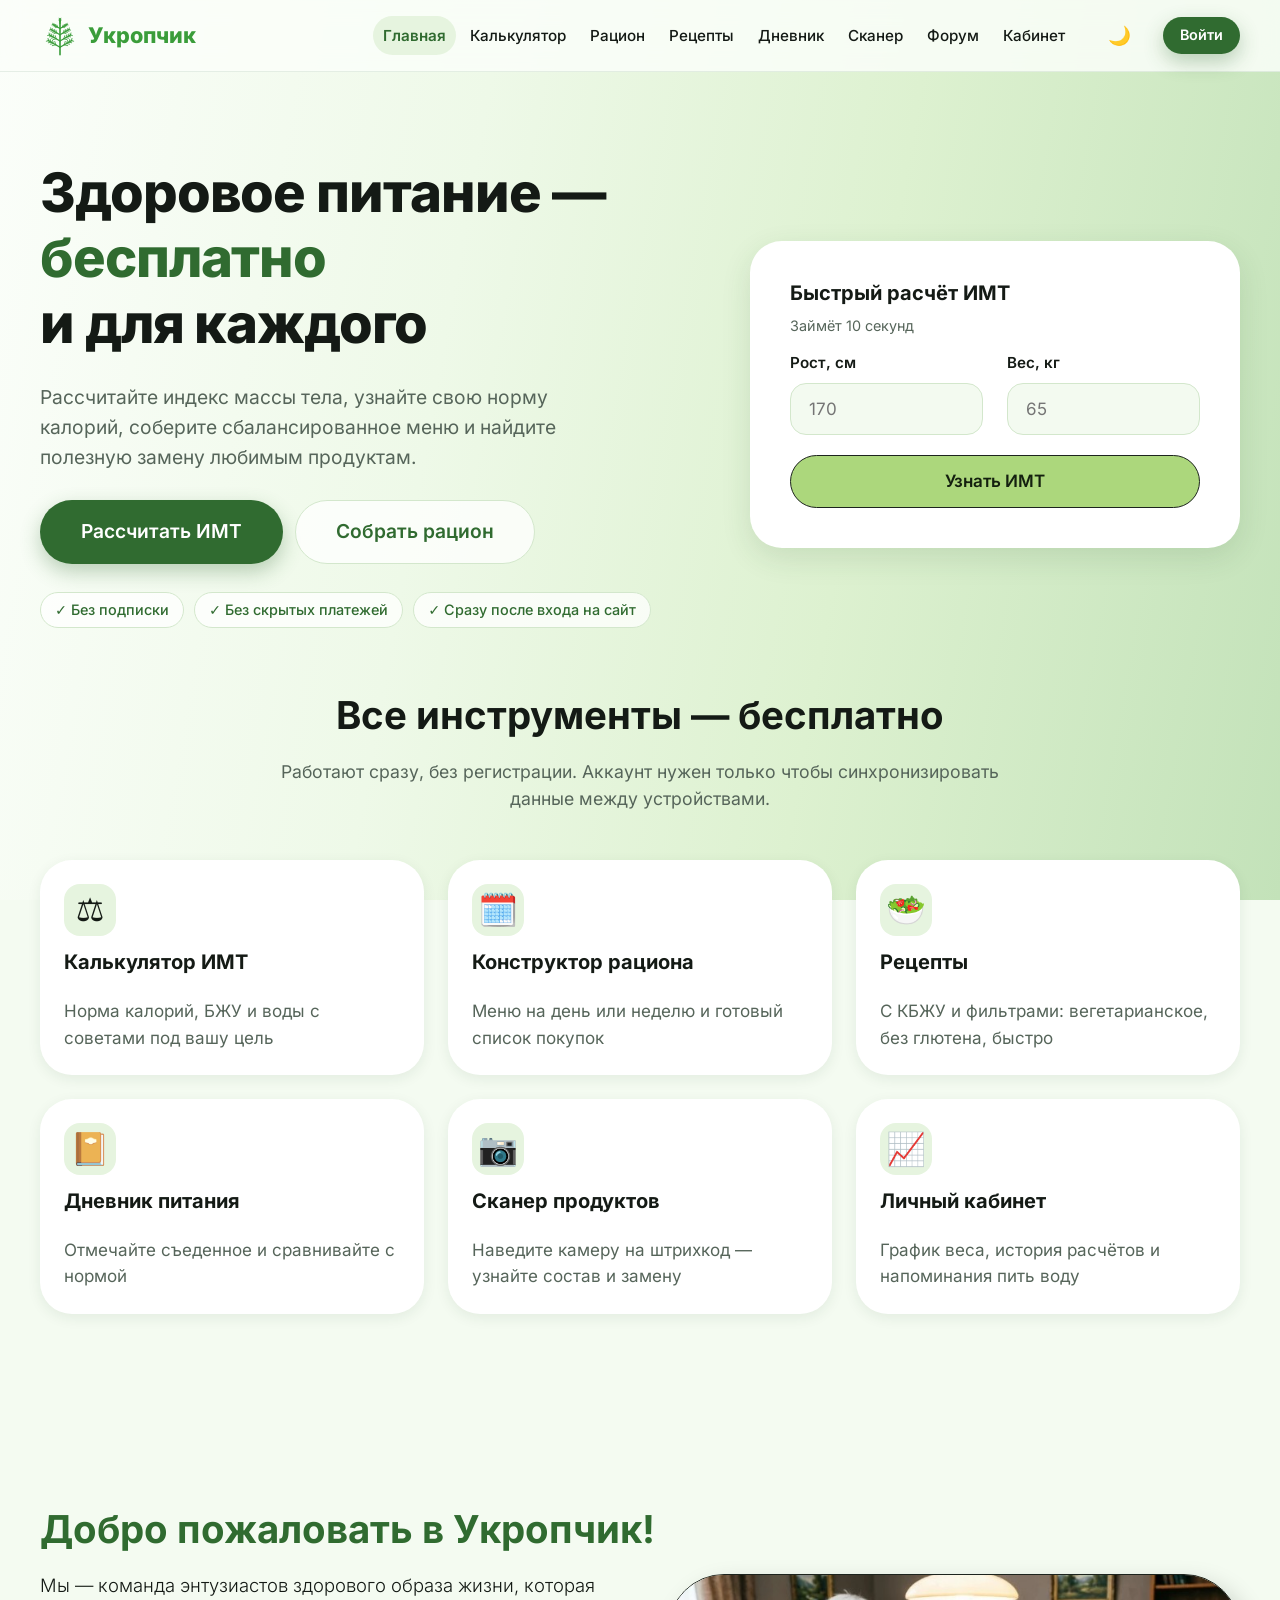
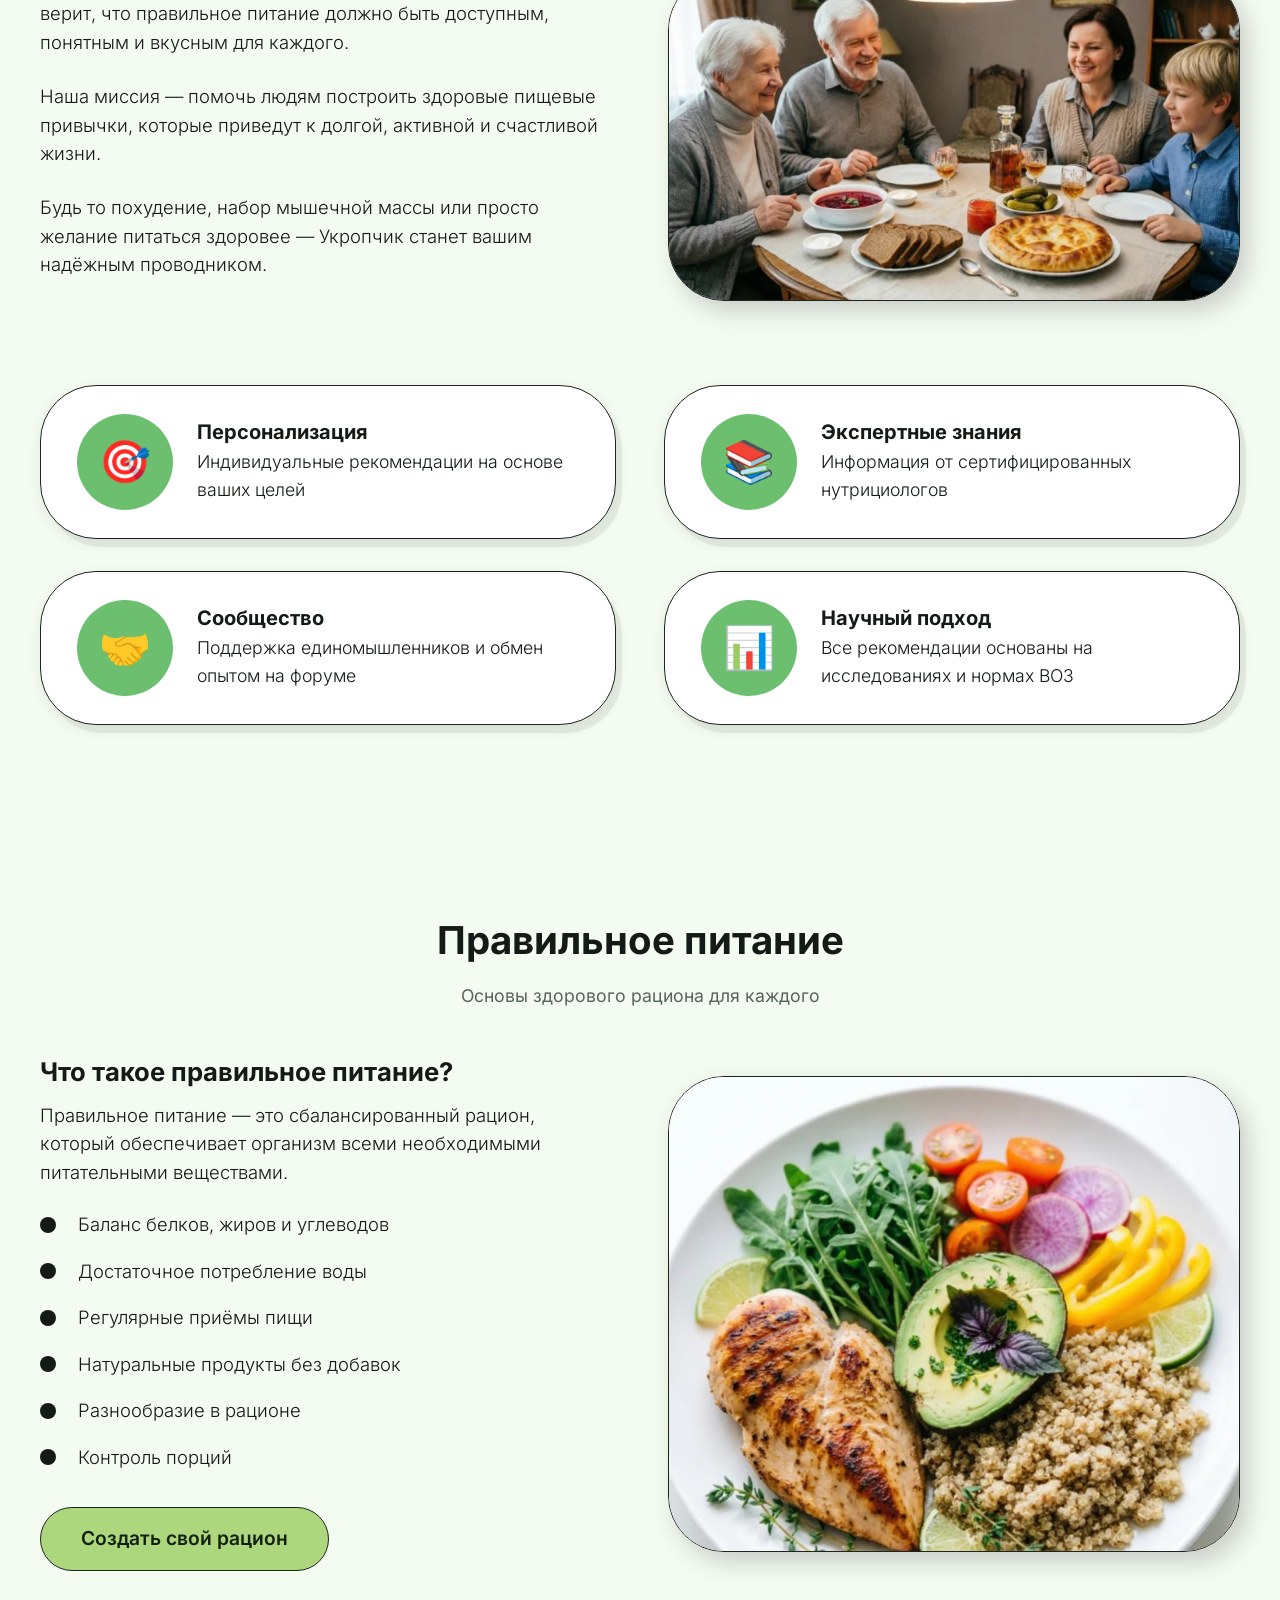
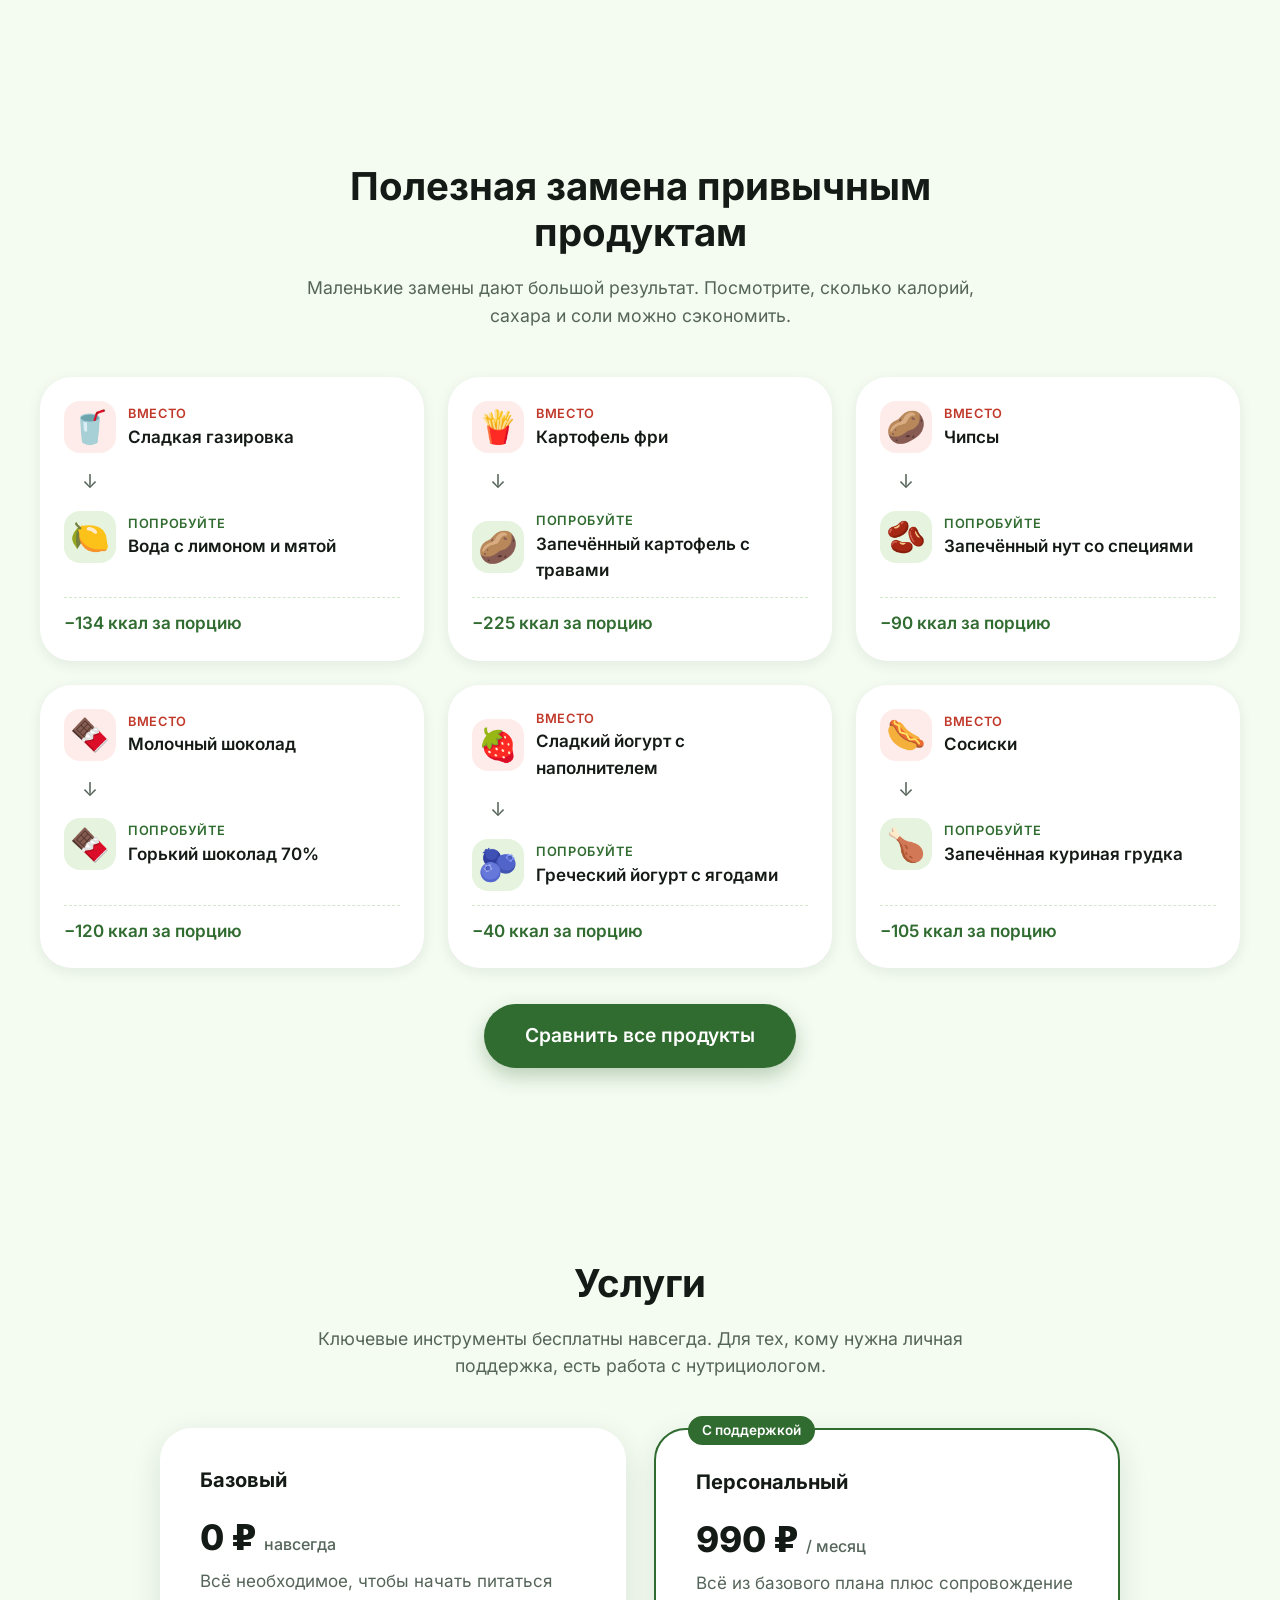
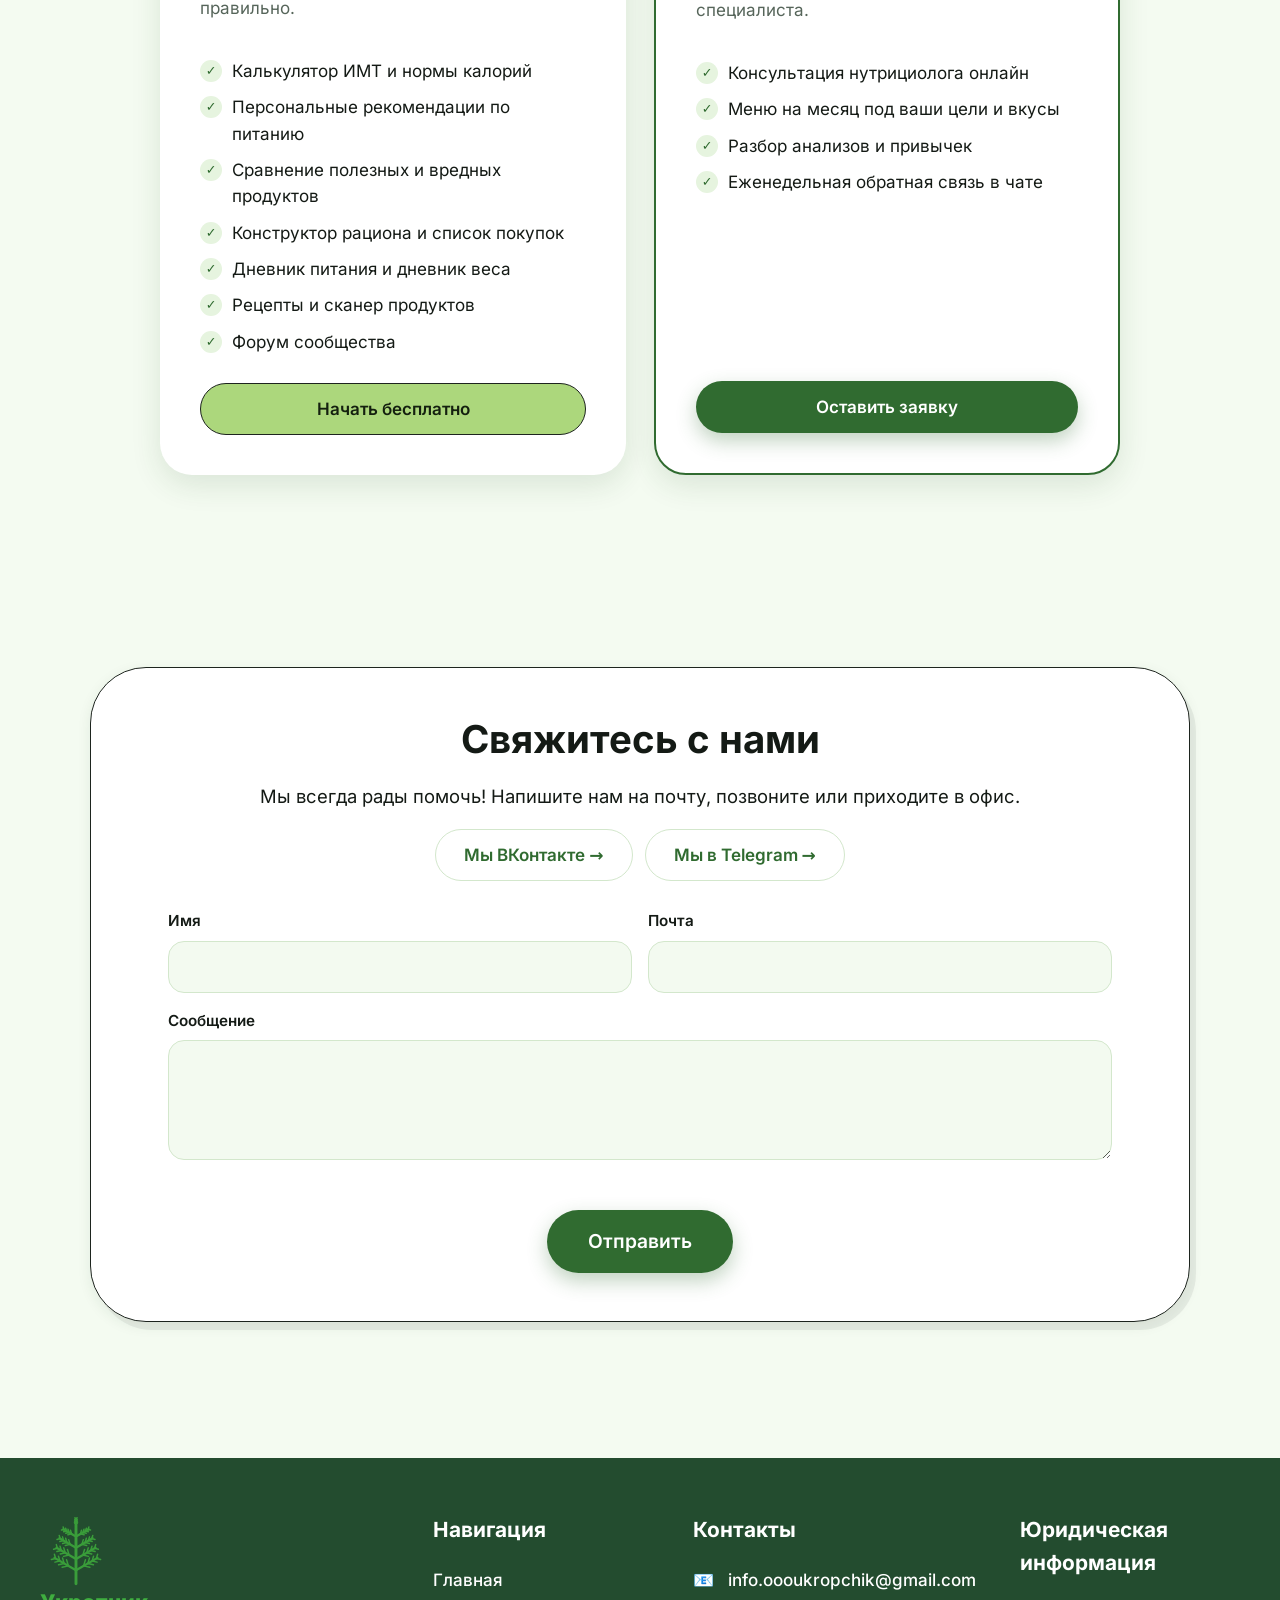
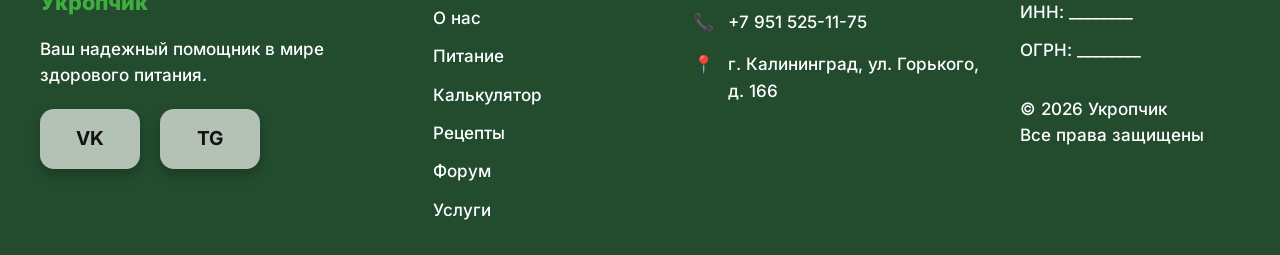
<file: index.html>
<!doctype html>
<html lang="ru">
<head>
  <meta charset="utf-8">
  <meta name="viewport" content="width=device-width, initial-scale=1">
  <title>Укропчик — здоровое питание для каждого</title>
  <meta name="description" content="Бесплатный калькулятор ИМТ и калорий, сравнение полезных и вредных продуктов, конструктор рациона на день и неделю.">
  <meta name="theme-color" content="#2d5f3b">
  <link rel="icon" href="img/logo.svg" type="image/svg+xml">
  <link rel="manifest" href="manifest.webmanifest">
  <link rel="apple-touch-icon" href="img/apple-touch-icon.png">
  <meta name="apple-mobile-web-app-capable" content="yes">
  <meta name="apple-mobile-web-app-title" content="Укропчик">
  <script src="js/theme.js"></script>
  <link rel="preload" href="fonts/inter-cyrillic-wght-normal.woff2" as="font" type="font/woff2" crossorigin>
  <link rel="stylesheet" href="css/style.css">
  <script defer src="js/vendor/supabase.js"></script>
  <script defer src="js/config.js"></script>
  <script defer src="js/db.js"></script>
  <script defer src="js/data.js"></script>
  <script defer src="js/main.js"></script>
  <script defer src="js/home.js"></script>
</head>
<body>
  <header id="site-header"></header>

  <main>
    <!-- Hero -->
    <section class="hero">
      <div class="container hero-grid">
        <div class="reveal">
          <h1>Здоровое питание — <span>бесплатно</span> и&nbsp;для&nbsp;каждого</h1>
          <p class="hero-lead">Рассчитайте индекс массы тела, узнайте свою норму калорий, соберите сбалансированное меню и найдите полезную замену любимым продуктам.</p>
          <div class="hero-actions">
            <a class="btn btn-primary btn-lg" href="calculator.html">Рассчитать ИМТ</a>
            <a class="btn btn-ghost btn-lg" href="diet.html">Собрать рацион</a>
          </div>
          <div class="hero-badges">
            <span class="badge">✓ Без подписки</span>
            <span class="badge">✓ Без скрытых платежей</span>
            <span class="badge">✓ Сразу после входа на сайт</span>
          </div>
        </div>

        <form class="card reveal" id="quick-bmi" novalidate>
          <h3>Быстрый расчёт ИМТ</h3>
          <p class="muted small">Займёт 10 секунд</p>
          <div class="form-grid">
            <div class="field">
              <label for="qb-height">Рост, см</label>
              <input class="input" id="qb-height" name="height" type="number" inputmode="decimal" min="100" max="250" placeholder="170" required>
            </div>
            <div class="field">
              <label for="qb-weight">Вес, кг</label>
              <input class="input" id="qb-weight" name="weight" type="number" inputmode="decimal" min="25" max="300" placeholder="65" required>
            </div>
            <button class="btn btn-lime btn-block full" type="submit">Узнать ИМТ</button>
          </div>
          <div id="qb-result" class="hidden" style="margin-top:20px">
            <div class="stat">
              <div class="stat-label">Ваш индекс массы тела</div>
              <div class="stat-value" id="qb-value">—</div>
              <div class="stat-note" id="qb-note"></div>
            </div>
            <a class="btn btn-ghost btn-block" style="margin-top:12px" href="calculator.html">Подробные рекомендации →</a>
          </div>
        </form>
      </div>
    </section>

    <!-- Инструменты -->
    <section class="section" id="tools" style="padding-top:0">
      <div class="container">
        <div class="section-head reveal">
          <h2>Все инструменты — бесплатно</h2>
          <p>Работают сразу, без регистрации. Аккаунт нужен только чтобы синхронизировать данные между устройствами.</p>
        </div>
        <div class="swap-grid">
          <a class="swap reveal" href="calculator.html" style="text-decoration:none;color:inherit"><div class="swap-emoji" style="background:var(--green-100)">⚖️</div><h3>Калькулятор ИМТ</h3><p class="muted" style="margin:0">Норма калорий, БЖУ и воды с советами под вашу цель</p></a>
          <a class="swap reveal" href="diet.html" style="text-decoration:none;color:inherit"><div class="swap-emoji" style="background:var(--green-100)">🗓️</div><h3>Конструктор рациона</h3><p class="muted" style="margin:0">Меню на день или неделю и готовый список покупок</p></a>
          <a class="swap reveal" href="recipes.html" style="text-decoration:none;color:inherit"><div class="swap-emoji" style="background:var(--green-100)">🥗</div><h3>Рецепты</h3><p class="muted" style="margin:0">С КБЖУ и фильтрами: вегетарианское, без глютена, быстро</p></a>
          <a class="swap reveal" href="diary.html" style="text-decoration:none;color:inherit"><div class="swap-emoji" style="background:var(--green-100)">📔</div><h3>Дневник питания</h3><p class="muted" style="margin:0">Отмечайте съеденное и сравнивайте с нормой</p></a>
          <a class="swap reveal" href="scanner.html" style="text-decoration:none;color:inherit"><div class="swap-emoji" style="background:var(--green-100)">📷</div><h3>Сканер продуктов</h3><p class="muted" style="margin:0">Наведите камеру на штрихкод — узнайте состав и замену</p></a>
          <a class="swap reveal" href="account.html" style="text-decoration:none;color:inherit"><div class="swap-emoji" style="background:var(--green-100)">📈</div><h3>Личный кабинет</h3><p class="muted" style="margin:0">График веса, история расчётов и напоминания пить воду</p></a>
        </div>
      </div>
    </section>

    <!-- О нас -->
    <section class="section" id="about">
      <div class="container">
        <h2 class="title-green reveal">Добро пожаловать в Укропчик!</h2>
        <div class="about-grid">
          <div class="about-text reveal">
            <p>Мы — команда энтузиастов здорового образа жизни, которая верит, что правильное питание должно быть доступным, понятным и вкусным для каждого.</p>
            <p>Наша миссия — помочь людям построить здоровые пищевые привычки, которые приведут к долгой, активной и счастливой жизни.</p>
            <p>Будь то похудение, набор мышечной массы или просто желание питаться здоровее — Укропчик станет вашим надёжным проводником.</p>
          </div>
          <div class="photo reveal">
            <img src="img/family.jpg" alt="Семья за обеденным столом с домашней едой" width="702" height="400" loading="lazy">
          </div>
        </div>

        <div class="features">
          <article class="feature card-outline reveal">
            <div class="feature-icon" aria-hidden="true">🎯</div>
            <div>
              <h3>Персонализация</h3>
              <p>Индивидуальные рекомендации на основе ваших целей</p>
            </div>
          </article>
          <article class="feature card-outline reveal">
            <div class="feature-icon" aria-hidden="true">📚</div>
            <div>
              <h3>Экспертные знания</h3>
              <p>Информация от сертифицированных нутрициологов</p>
            </div>
          </article>
          <article class="feature card-outline reveal">
            <div class="feature-icon" aria-hidden="true">🤝</div>
            <div>
              <h3>Сообщество</h3>
              <p>Поддержка единомышленников и обмен опытом на форуме</p>
            </div>
          </article>
          <article class="feature card-outline reveal">
            <div class="feature-icon" aria-hidden="true">📊</div>
            <div>
              <h3>Научный подход</h3>
              <p>Все рекомендации основаны на исследованиях и нормах ВОЗ</p>
            </div>
          </article>
        </div>
      </div>
    </section>

    <!-- Правильное питание -->
    <section class="section" id="nutrition">
      <div class="container">
        <div class="section-head reveal">
          <h2>Правильное питание</h2>
          <p>Основы здорового рациона для каждого</p>
        </div>
        <div class="nutrition-grid">
          <div class="reveal">
            <h3>Что такое правильное питание?</h3>
            <p>Правильное питание — это сбалансированный рацион, который обеспечивает организм всеми необходимыми питательными веществами.</p>
            <ul class="dot-list">
              <li>Баланс белков, жиров и углеводов</li>
              <li>Достаточное потребление воды</li>
              <li>Регулярные приёмы пищи</li>
              <li>Натуральные продукты без добавок</li>
              <li>Разнообразие в рационе</li>
              <li>Контроль порций</li>
            </ul>
            <a class="btn btn-lime btn-lg" href="diet.html">Создать свой рацион</a>
          </div>
          <div class="photo square reveal">
            <img src="img/plate.jpg" alt="Тарелка с куриной грудкой, авокадо, киноа и свежими овощами" width="712" height="602" loading="lazy">
          </div>
        </div>
      </div>
    </section>

    <!-- Сравнение продуктов -->
    <section class="section" id="compare">
      <div class="container">
        <div class="section-head reveal">
          <h2>Полезная замена привычным продуктам</h2>
          <p>Маленькие замены дают большой результат. Посмотрите, сколько калорий, сахара и соли можно сэкономить.</p>
        </div>
        <div class="swap-grid" id="swap-preview"></div>
        <div class="center" style="margin-top:36px">
          <a class="btn btn-primary btn-lg" href="calculator.html#compare">Сравнить все продукты</a>
        </div>
      </div>
    </section>

    <!-- Услуги -->
    <section class="section" id="services">
      <div class="container">
        <div class="section-head reveal">
          <h2>Услуги</h2>
          <p>Ключевые инструменты бесплатны навсегда. Для тех, кому нужна личная поддержка, есть работа с нутрициологом.</p>
        </div>
        <div class="plans">
          <article class="card plan reveal">
            <h3>Базовый</h3>
            <div class="plan-price">0 ₽ <small>навсегда</small></div>
            <p class="muted">Всё необходимое, чтобы начать питаться правильно.</p>
            <ul class="check-list">
              <li>Калькулятор ИМТ и нормы калорий</li>
              <li>Персональные рекомендации по питанию</li>
              <li>Сравнение полезных и вредных продуктов</li>
              <li>Конструктор рациона и список покупок</li>
              <li>Дневник питания и дневник веса</li>
              <li>Рецепты и сканер продуктов</li>
              <li>Форум сообщества</li>
            </ul>
            <a class="btn btn-lime btn-block" href="calculator.html">Начать бесплатно</a>
          </article>
          <article class="card plan featured reveal">
            <span class="plan-tag">С поддержкой</span>
            <h3>Персональный</h3>
            <div class="plan-price">990 ₽ <small>/ месяц</small></div>
            <p class="muted">Всё из базового плана плюс сопровождение специалиста.</p>
            <ul class="check-list">
              <li>Консультация нутрициолога онлайн</li>
              <li>Меню на месяц под ваши цели и вкусы</li>
              <li>Разбор анализов и привычек</li>
              <li>Еженедельная обратная связь в чате</li>
            </ul>
            <a class="btn btn-primary btn-block" href="login.html#plan">Оставить заявку</a>
          </article>
        </div>
      </div>
    </section>

    <!-- Контакты -->
    <section class="section" id="contacts">
      <div class="container">
        <div class="card-outline contact-card reveal">
          <h2>Свяжитесь с нами</h2>
          <p>Мы всегда рады помочь! Напишите нам на почту, позвоните или приходите в офис.</p>
          <div class="hero-actions" style="justify-content:center;margin-top:0">
            <a class="btn btn-ghost" href="https://vk.ru/ykropchikoffc" target="_blank" rel="noopener">Мы ВКонтакте →</a>
            <a class="btn btn-ghost" href="https://t.me/+BkpTLZr-AuQ0MTNi" target="_blank" rel="noopener">Мы в Telegram →</a>
          </div>
          <form class="contact-form" id="contact-form" novalidate>
            <div class="field">
              <label for="c-name">Имя</label>
              <input class="input" id="c-name" name="name" autocomplete="name" maxlength="100" required>
            </div>
            <div class="field">
              <label for="c-email">Почта</label>
              <input class="input" id="c-email" name="email" type="email" autocomplete="email" maxlength="200" required>
            </div>
            <div class="field full">
              <label for="c-message">Сообщение</label>
              <textarea class="textarea" id="c-message" name="message" maxlength="3000" required></textarea>
            </div>
            <p class="form-error full" role="alert"></p>
            <div class="full center">
              <button class="btn btn-primary btn-lg" type="submit">Отправить</button>
            </div>
          </form>
        </div>
      </div>
    </section>
  </main>

  <footer id="site-footer"></footer>
</body>
</html>
</file>
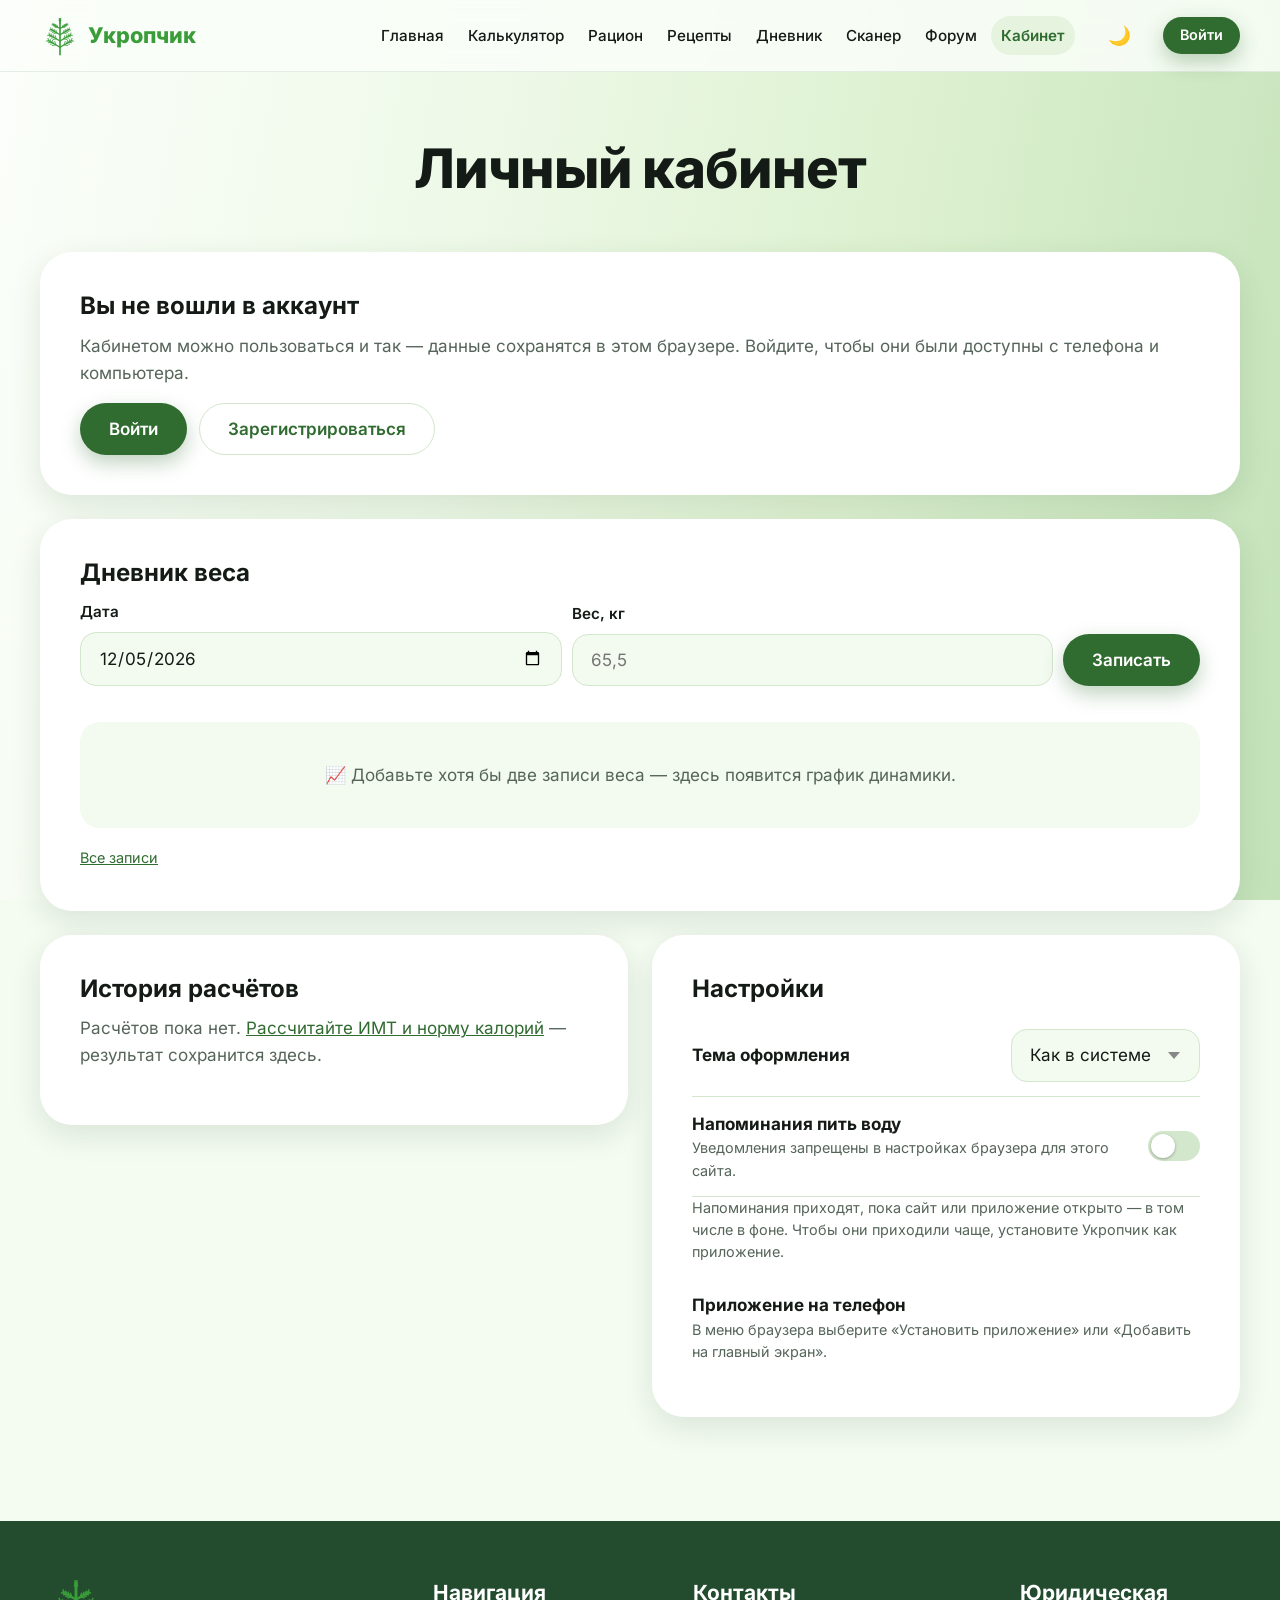
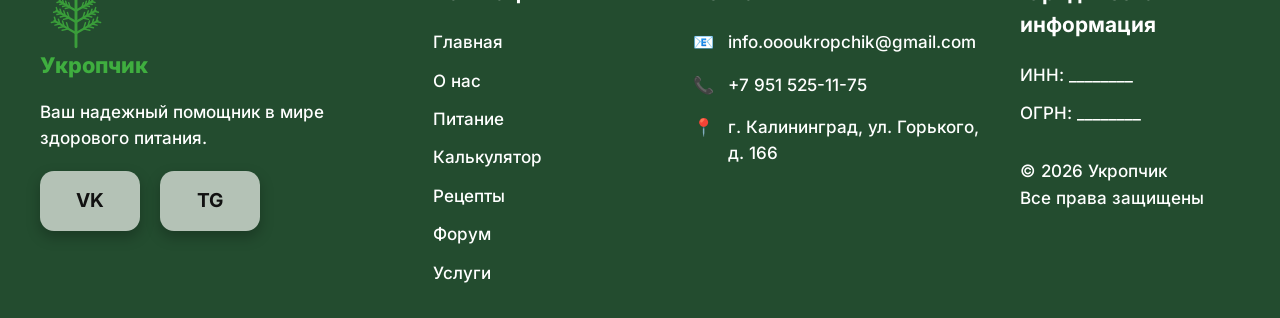
<file: account.html>
<!doctype html>
<html lang="ru">
<head>
  <meta charset="utf-8">
  <meta name="viewport" content="width=device-width, initial-scale=1">
  <title>Личный кабинет — Укропчик</title>
  <meta name="theme-color" content="#2d5f3b">
  <link rel="icon" href="img/logo.svg" type="image/svg+xml">
  <link rel="manifest" href="manifest.webmanifest">
  <link rel="apple-touch-icon" href="img/apple-touch-icon.png">
  <meta name="apple-mobile-web-app-capable" content="yes">
  <meta name="apple-mobile-web-app-title" content="Укропчик">
  <script src="js/theme.js"></script>
  <link rel="preload" href="fonts/inter-cyrillic-wght-normal.woff2" as="font" type="font/woff2" crossorigin>
  <link rel="stylesheet" href="css/style.css">
  <script defer src="js/vendor/supabase.js"></script>
  <script defer src="js/config.js"></script>
  <script defer src="js/db.js"></script>
  <script defer src="js/data.js"></script>
  <script defer src="js/main.js"></script>
  <script defer src="js/account.js"></script>
</head>
<body>
  <header id="site-header"></header>

  <main>
    <section class="page-head">
      <div class="container">
        <h1>Личный кабинет</h1>
      </div>
    </section>

    <section class="container" style="padding-bottom:64px">
      <div class="account-grid">
        <div class="card wide" id="profile"><p class="muted">Загрузка…</p></div>

        <div class="card wide">
          <h2 style="font-size:1.5rem">Дневник веса</h2>
          <form class="inline-form" id="weight-form" novalidate>
            <div class="field">
              <label for="w-date">Дата</label>
              <input class="input" type="date" id="w-date" name="date" required>
            </div>
            <div class="field">
              <label for="w-value">Вес, кг</label>
              <input class="input" type="number" id="w-value" name="weight" inputmode="decimal" min="20" max="400" step="0.1" placeholder="65,5" required>
            </div>
            <button class="btn btn-primary" type="submit">Записать</button>
          </form>
          <div class="result-grid" style="margin-top:20px" id="w-stats"></div>
          <div class="chart-box" id="w-chart"></div>
          <details>
            <summary class="link-btn" style="display:inline">Все записи</summary>
            <div class="table-wrap"><table class="table" id="w-table"></table></div>
          </details>
        </div>

        <div class="card">
          <h2 style="font-size:1.5rem">История расчётов</h2>
          <div class="table-wrap" id="calcs"><p class="muted">Загрузка…</p></div>
        </div>

        <div class="card">
          <h2 style="font-size:1.5rem">Настройки</h2>

          <div class="setting">
            <label for="theme-select"><b>Тема оформления</b></label>
            <select class="select" id="theme-select">
              <option value="system">Как в системе</option>
              <option value="light">Светлая</option>
              <option value="dark">Тёмная</option>
            </select>
          </div>

          <div class="setting">
            <div>
              <b>Напоминания пить воду</b>
              <div class="small muted" id="rem-status"></div>
            </div>
            <label class="switch"><input type="checkbox" id="rem-on" aria-label="Напоминания о воде"><span></span></label>
          </div>
          <div class="setting" id="rem-settings">
            <label for="rem-every">Как часто</label>
            <select class="select" id="rem-every">
              <option value="60">каждый час</option>
              <option value="90">раз в 1,5 часа</option>
              <option value="120">раз в 2 часа</option>
              <option value="180">раз в 3 часа</option>
            </select>
            <span>с <select class="select" id="rem-from" aria-label="С какого часа"></select>
              до <select class="select" id="rem-to" aria-label="До какого часа"></select></span>
            <button class="btn btn-ghost btn-sm" type="button" id="rem-test">Проверить</button>
          </div>
          <p class="small muted">Напоминания приходят, пока сайт или приложение открыто — в том числе в фоне. Чтобы они приходили чаще, установите Укропчик как приложение.</p>

          <div class="setting">
            <div>
              <b>Приложение на телефон</b>
              <div class="small muted" id="install-status"></div>
            </div>
            <button class="btn btn-primary btn-sm hidden" type="button" id="install-btn">Установить</button>
          </div>
        </div>
      </div>
    </section>
  </main>

  <footer id="site-footer"></footer>
</body>
</html>
</file>
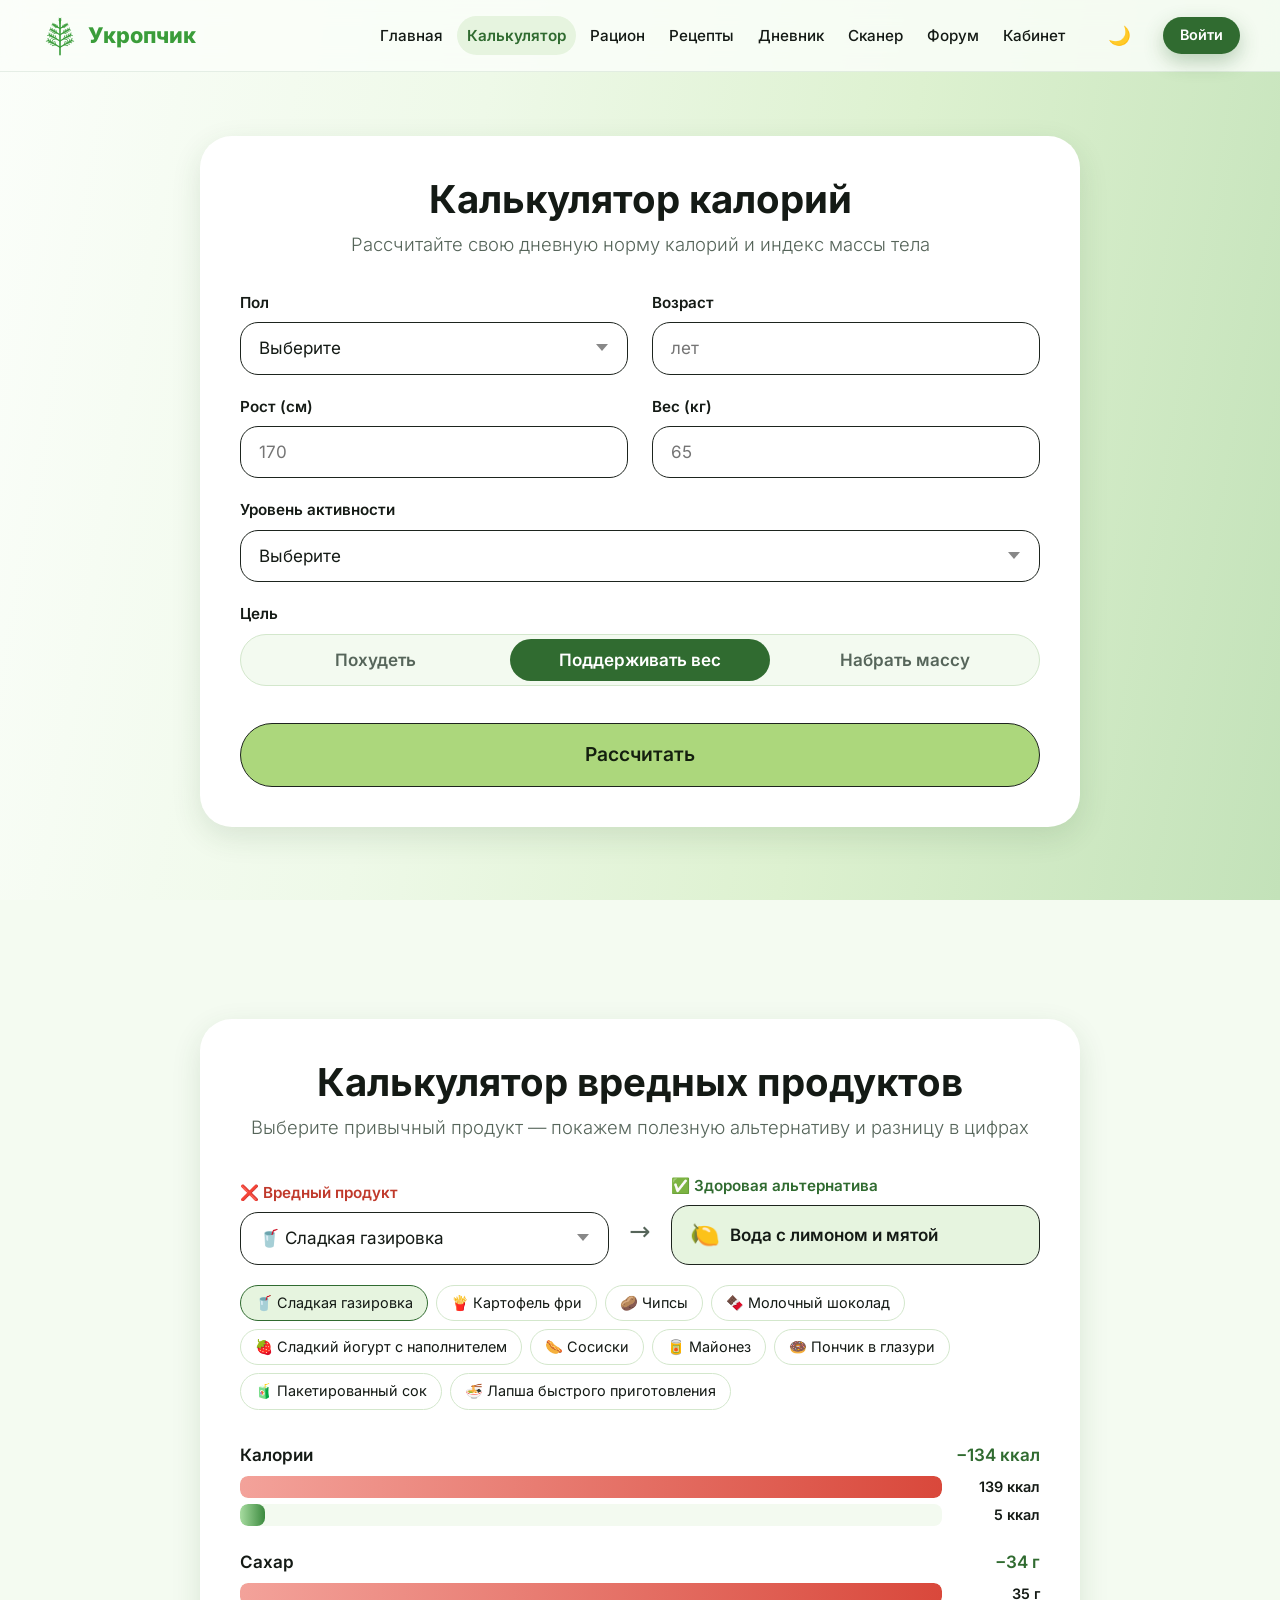
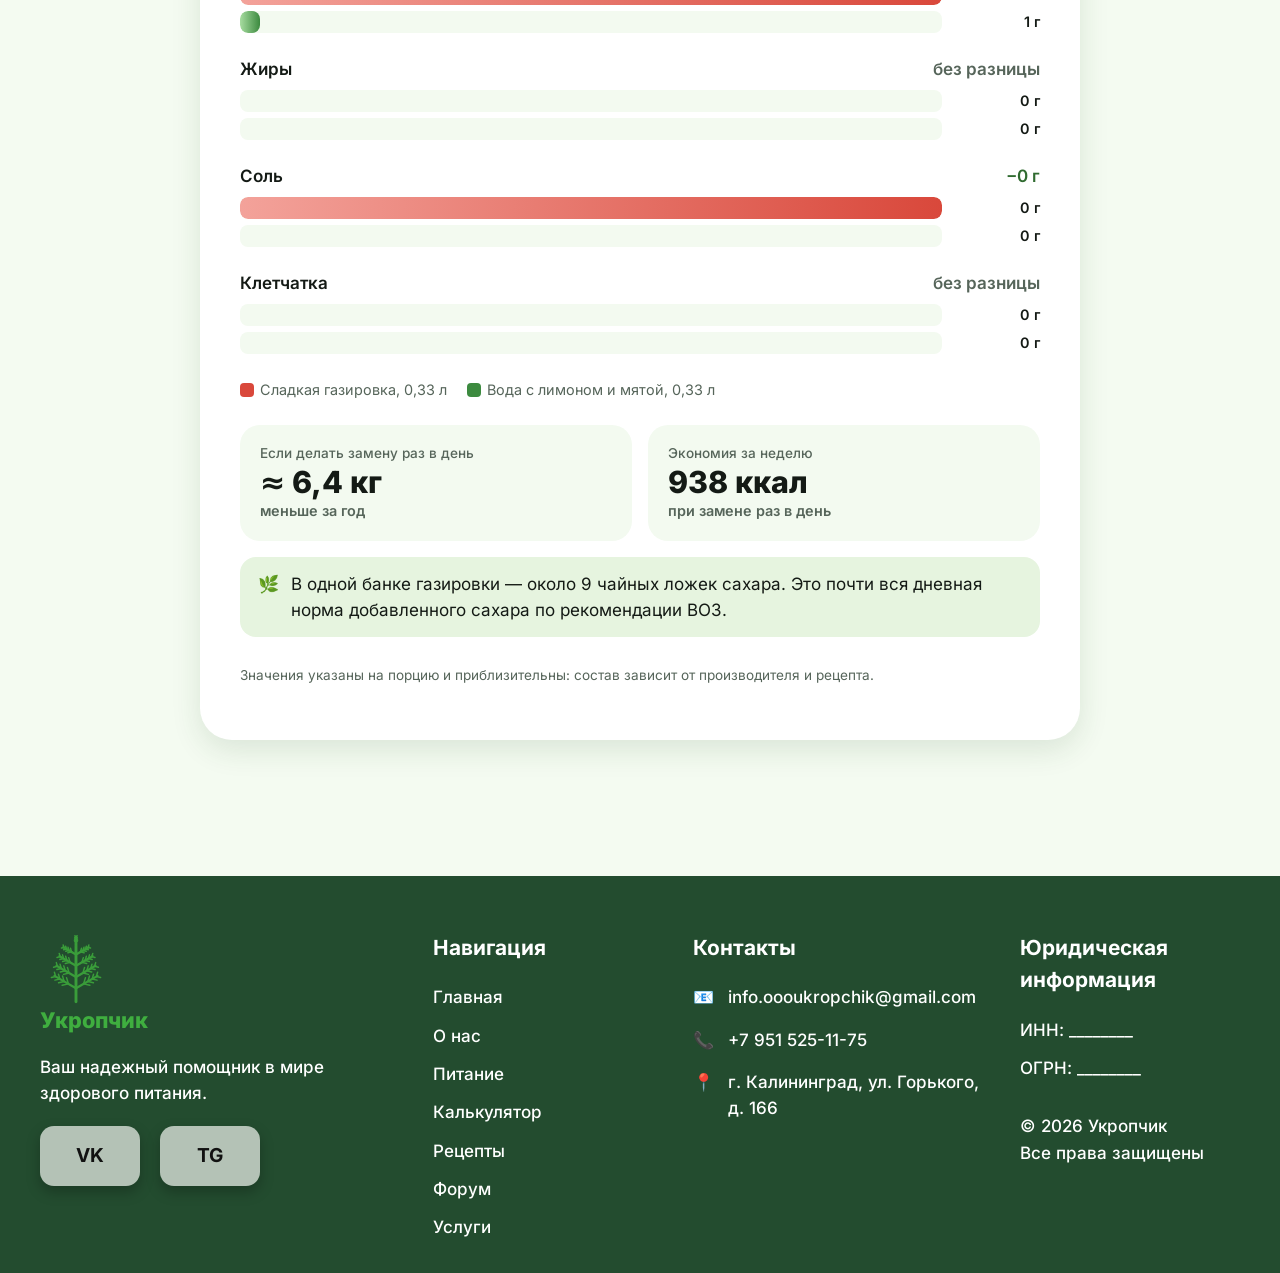
<file: calculator.html>
<!doctype html>
<html lang="ru">
<head>
  <meta charset="utf-8">
  <meta name="viewport" content="width=device-width, initial-scale=1">
  <title>Калькулятор ИМТ и калорий — Укропчик</title>
  <meta name="description" content="Рассчитайте индекс массы тела и дневную норму калорий, получите рекомендации и сравните полезные и вредные продукты.">
  <meta name="theme-color" content="#2d5f3b">
  <link rel="icon" href="img/logo.svg" type="image/svg+xml">
  <link rel="manifest" href="manifest.webmanifest">
  <link rel="apple-touch-icon" href="img/apple-touch-icon.png">
  <meta name="apple-mobile-web-app-capable" content="yes">
  <meta name="apple-mobile-web-app-title" content="Укропчик">
  <script src="js/theme.js"></script>
  <link rel="preload" href="fonts/inter-cyrillic-wght-normal.woff2" as="font" type="font/woff2" crossorigin>
  <link rel="stylesheet" href="css/style.css">
  <script defer src="js/vendor/supabase.js"></script>
  <script defer src="js/config.js"></script>
  <script defer src="js/db.js"></script>
  <script defer src="js/data.js"></script>
  <script defer src="js/main.js"></script>
  <script defer src="js/calculator.js"></script>
</head>
<body>
  <header id="site-header"></header>

  <main>
    <section class="section" id="calc" style="padding-top:clamp(32px,6vw,64px)">
      <div class="container">
        <form class="card tool-card input-outline" id="calc-form" novalidate>
          <h2>Калькулятор калорий</h2>
          <p class="subtitle">Рассчитайте свою дневную норму калорий и индекс массы тела</p>

          <div class="form-grid">
            <div class="field">
              <label for="sex">Пол</label>
              <select class="select" id="sex" name="sex" required>
                <option value="" disabled selected>Выберите</option>
                <option value="female">Женский</option>
                <option value="male">Мужской</option>
              </select>
            </div>
            <div class="field">
              <label for="age">Возраст</label>
              <input class="input" id="age" name="age" type="number" inputmode="numeric" min="14" max="100" placeholder="лет" required>
            </div>
            <div class="field">
              <label for="height">Рост (см)</label>
              <input class="input" id="height" name="height" type="number" inputmode="decimal" min="100" max="250" placeholder="170" required>
            </div>
            <div class="field">
              <label for="weight">Вес (кг)</label>
              <input class="input" id="weight" name="weight" type="number" inputmode="decimal" min="25" max="300" placeholder="65" required>
            </div>
            <div class="field full">
              <label for="activity">Уровень активности</label>
              <select class="select" id="activity" name="activity" required>
                <option value="" disabled selected>Выберите</option>
                <option value="1.2">Минимальный — сидячая работа, без тренировок</option>
                <option value="1.375">Низкий — 1–3 тренировки в неделю</option>
                <option value="1.55">Средний — 3–5 тренировок в неделю</option>
                <option value="1.725">Высокий — 6–7 тренировок в неделю</option>
                <option value="1.9">Очень высокий — физический труд и спорт</option>
              </select>
            </div>
            <div class="field full">
              <span class="label" id="goal-label">Цель</span>
              <div class="segmented segmented-block" role="radiogroup" aria-labelledby="goal-label" id="goal">
                <button type="button" role="radio" data-goal="lose" aria-checked="false">Похудеть</button>
                <button type="button" role="radio" data-goal="maintain" aria-checked="true" class="active">Поддерживать вес</button>
                <button type="button" role="radio" data-goal="gain" aria-checked="false">Набрать массу</button>
              </div>
            </div>
          </div>

          <p class="form-error" role="alert" style="margin-top:12px"></p>
          <button class="btn btn-lime btn-block btn-lg" type="submit" style="margin-top:8px">Рассчитать</button>

          <div class="result hidden" id="calc-result" aria-live="polite">
            <div class="result-grid">
              <div class="stat">
                <div class="stat-label">Индекс массы тела</div>
                <div class="stat-value" id="r-bmi">—</div>
                <div class="stat-note" id="r-bmi-label"></div>
              </div>
              <div class="stat">
                <div class="stat-label">Норма калорий для цели</div>
                <div class="stat-value"><span id="r-kcal">—</span> <small>ккал/день</small></div>
                <div class="stat-note muted" id="r-tdee"></div>
              </div>
              <div class="stat">
                <div class="stat-label">Норма воды</div>
                <div class="stat-value"><span id="r-water">—</span> <small>л/день</small></div>
                <div class="stat-note muted" id="r-glasses"></div>
              </div>
            </div>

            <div class="bmi-scale" aria-hidden="true">
              <div class="bmi-bar"><div class="bmi-marker" id="bmi-marker" style="left:0"></div></div>
              <div class="bmi-legend"><span>&lt;18,5</span><span>18,5–25</span><span>25–30</span><span>30–35</span><span>35+</span></div>
            </div>
            <p class="muted small center" id="r-ideal"></p>

            <h3 style="margin-top:28px">Белки, жиры и углеводы</h3>
            <div class="macro-bars" id="macro-bars"></div>

            <h3>Отметьте выпитую воду сегодня</h3>
            <div class="water">
              <div class="glasses" id="glasses"></div>
              <span class="muted small" id="water-count"></span>
            </div>

            <h3>Рекомендации для вас</h3>
            <ul class="tips" id="tips"></ul>

            <a class="btn btn-primary btn-block btn-lg" id="to-diet" href="diet.html">Собрать рацион под мою норму</a>
            <p class="disclaimer">Расчёт по формуле Миффлина — Сан Жеора и классификации ИМТ ВОЗ для взрослых. Результаты носят ознакомительный характер и не заменяют консультацию врача. Для беременных, спортсменов с большой мышечной массой и подростков до 18 лет ИМТ оценивается иначе.</p>
          </div>
        </form>
      </div>
    </section>

    <section class="section" id="compare">
      <div class="container">
        <div class="card tool-card input-outline">
          <h2>Калькулятор вредных продуктов</h2>
          <p class="subtitle">Выберите привычный продукт — покажем полезную альтернативу и разницу в цифрах</p>

          <div class="compare-picker">
            <div class="field">
              <label for="bad-select" class="compare-label-bad">❌ Вредный продукт</label>
              <select class="select" id="bad-select"></select>
            </div>
            <div class="swap-arrow" aria-hidden="true">→</div>
            <div class="field">
              <span class="label compare-label-good">✅ Здоровая альтернатива</span>
              <div class="good-box" id="good-box" aria-live="polite"></div>
            </div>
          </div>

          <div class="chips" id="swap-chips" aria-label="Быстрый выбор"></div>

          <div class="compare-chart" id="compare-chart"></div>
          <div class="cmp-legend">
            <span><i style="background:#d9483b"></i><span id="leg-bad"></span></span>
            <span><i style="background:#3c8a3f"></i><span id="leg-good"></span></span>
          </div>

          <div class="cmp-summary" style="margin-top:24px">
            <div class="stat">
              <div class="stat-label">Если делать замену раз в день</div>
              <div class="stat-value" id="cmp-year">—</div>
              <div class="stat-note muted">меньше за год</div>
            </div>
            <div class="stat">
              <div class="stat-label">Экономия за неделю</div>
              <div class="stat-value" id="cmp-week">—</div>
              <div class="stat-note muted">при замене раз в день</div>
            </div>
          </div>
          <ul class="tips" id="cmp-tip"></ul>
          <p class="disclaimer">Значения указаны на порцию и приблизительны: состав зависит от производителя и рецепта.</p>
        </div>
      </div>
    </section>
  </main>

  <footer id="site-footer"></footer>
</body>
</html>
</file>
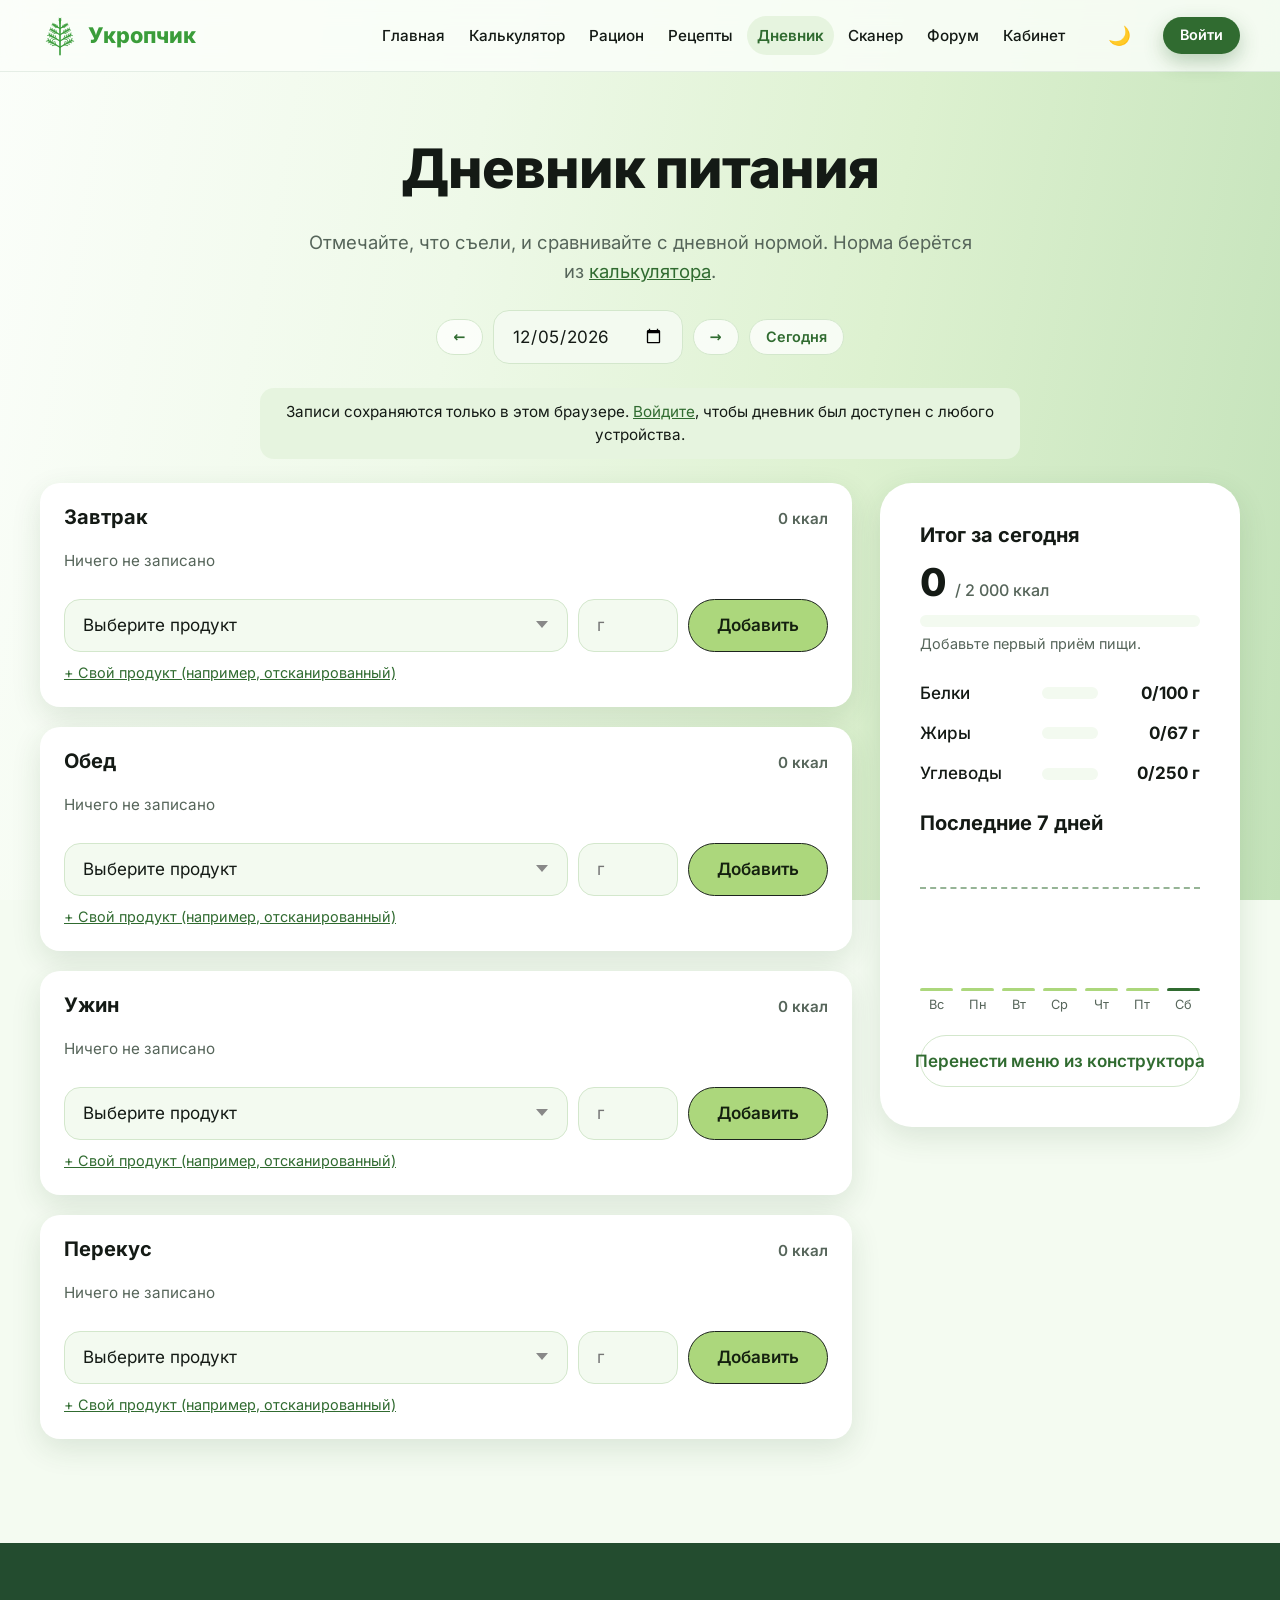
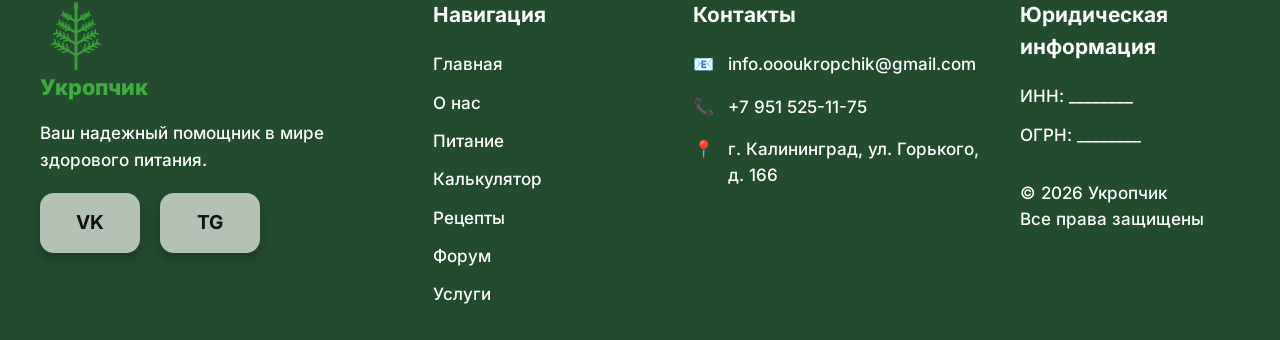
<file: diary.html>
<!doctype html>
<html lang="ru">
<head>
  <meta charset="utf-8">
  <meta name="viewport" content="width=device-width, initial-scale=1">
  <title>Дневник питания — Укропчик</title>
  <meta name="description" content="Записывайте, что съели за день, и сравнивайте с нормой калорий и БЖУ.">
  <meta name="theme-color" content="#2d5f3b">
  <link rel="icon" href="img/logo.svg" type="image/svg+xml">
  <link rel="manifest" href="manifest.webmanifest">
  <link rel="apple-touch-icon" href="img/apple-touch-icon.png">
  <meta name="apple-mobile-web-app-capable" content="yes">
  <meta name="apple-mobile-web-app-title" content="Укропчик">
  <script src="js/theme.js"></script>
  <link rel="preload" href="fonts/inter-cyrillic-wght-normal.woff2" as="font" type="font/woff2" crossorigin>
  <link rel="stylesheet" href="css/style.css">
  <script defer src="js/vendor/supabase.js"></script>
  <script defer src="js/config.js"></script>
  <script defer src="js/db.js"></script>
  <script defer src="js/data.js"></script>
  <script defer src="js/recipes-data.js"></script>
  <script defer src="js/main.js"></script>
  <script defer src="js/plan.js"></script>
  <script defer src="js/diary.js"></script>
</head>
<body>
  <header id="site-header"></header>

  <main>
    <section class="page-head">
      <div class="container">
        <h1>Дневник питания</h1>
        <p>Отмечайте, что съели, и сравнивайте с дневной нормой. Норма берётся из <a href="calculator.html">калькулятора</a>.</p>
      </div>
    </section>

    <section class="container" style="padding-bottom:64px">
      <div class="date-nav">
        <button class="btn btn-ghost btn-sm" type="button" id="prev-day" aria-label="Предыдущий день">←</button>
        <label class="sr-only" for="date">Дата</label>
        <input class="input" type="date" id="date">
        <button class="btn btn-ghost btn-sm" type="button" id="next-day" aria-label="Следующий день">→</button>
        <button class="btn btn-ghost btn-sm" type="button" id="today">Сегодня</button>
      </div>
      <p class="form-note hidden" id="guest-note" style="max-width:760px;margin:0 auto 24px;text-align:center"></p>

      <div class="diet-layout">
        <div class="meals" id="meals"><p class="muted">Загрузка…</p></div>

        <aside class="summary">
          <div class="card">
            <h3 id="sum-title">Итог за день</h3>
            <div class="kcal-big"><span id="sum-kcal">0</span> <small>/ <span id="sum-target">2000</span> ккал</small></div>
            <div class="progress" id="sum-progress"><div style="width:0"></div></div>
            <p class="small muted" id="sum-hint"></p>
            <div class="macro-bars" id="macros"></div>

            <h3 style="margin-bottom:0">Последние 7 дней</h3>
            <div class="week-chart" id="week-chart"></div>

            <button class="btn btn-ghost btn-block" type="button" id="from-plan" style="margin-top:12px">Перенести меню из конструктора</button>
          </div>
        </aside>
      </div>
    </section>
  </main>

  <footer id="site-footer"></footer>
</body>
</html>
</file>
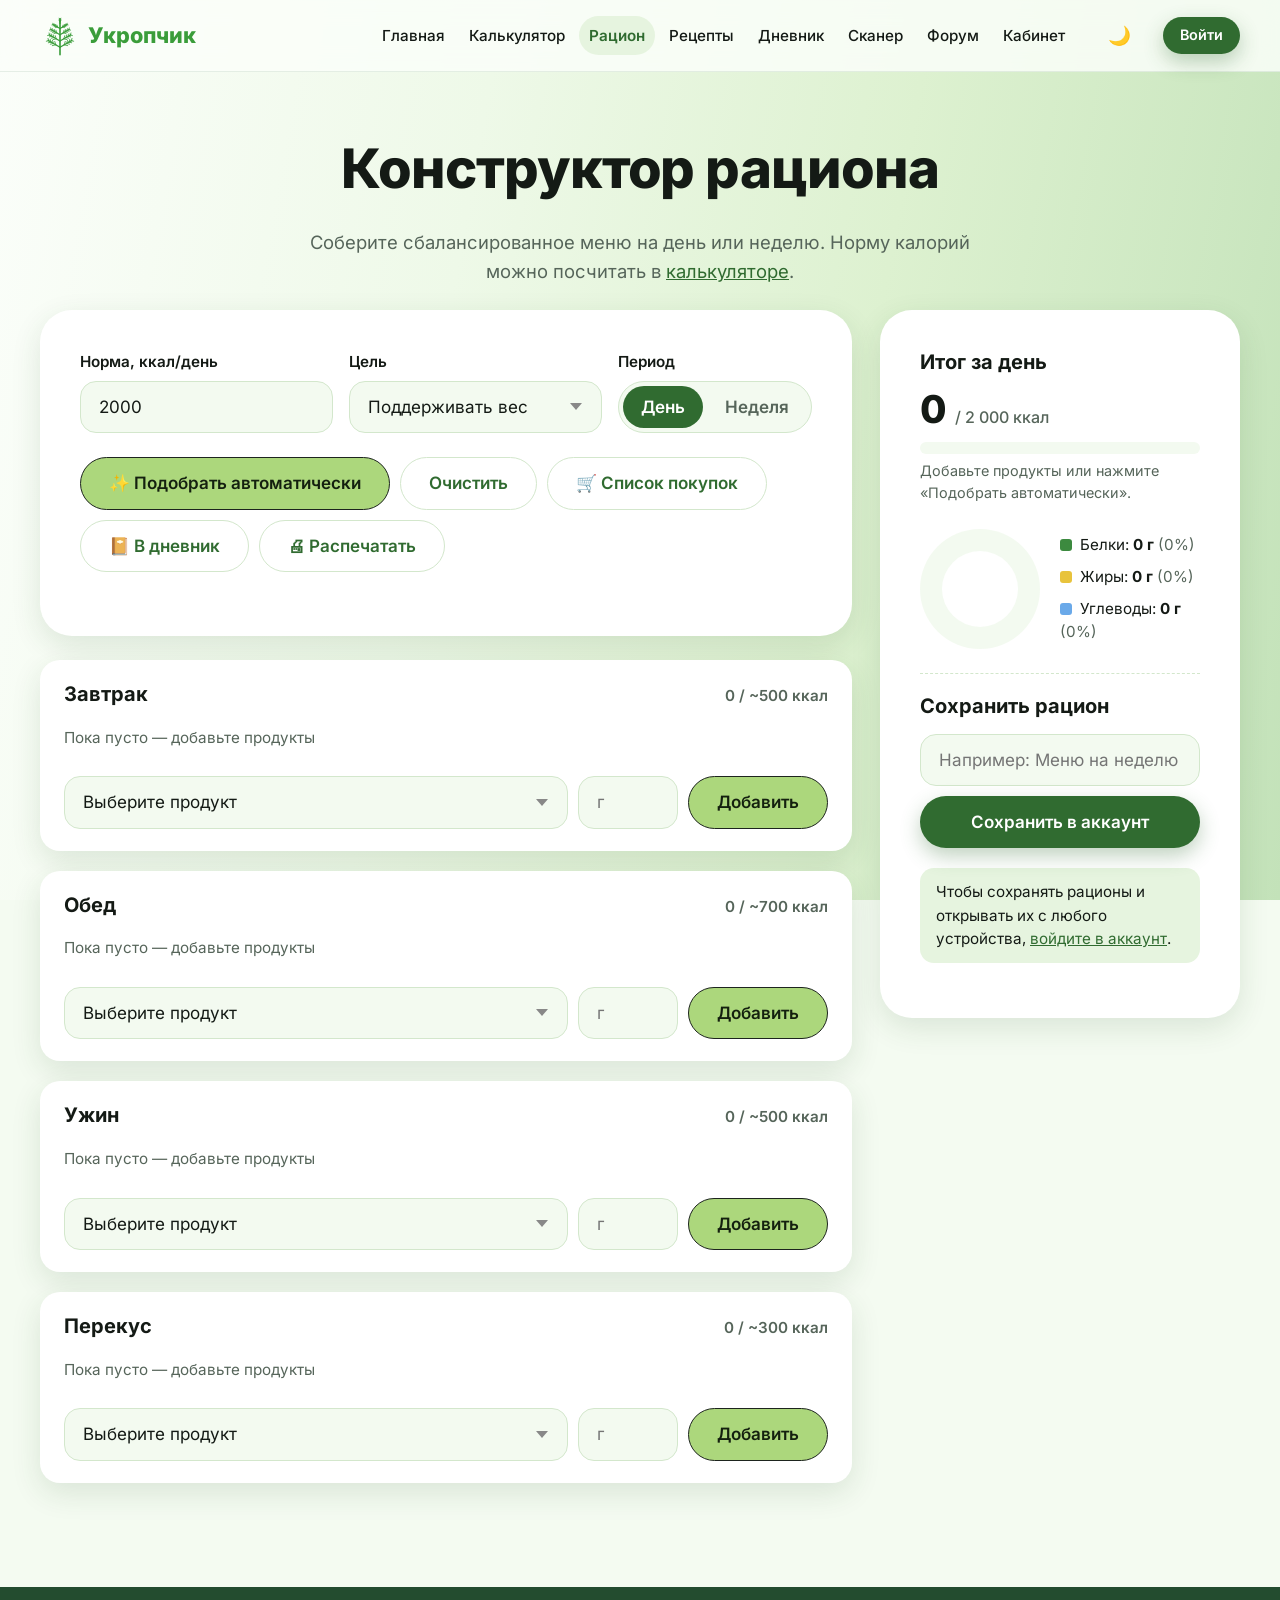
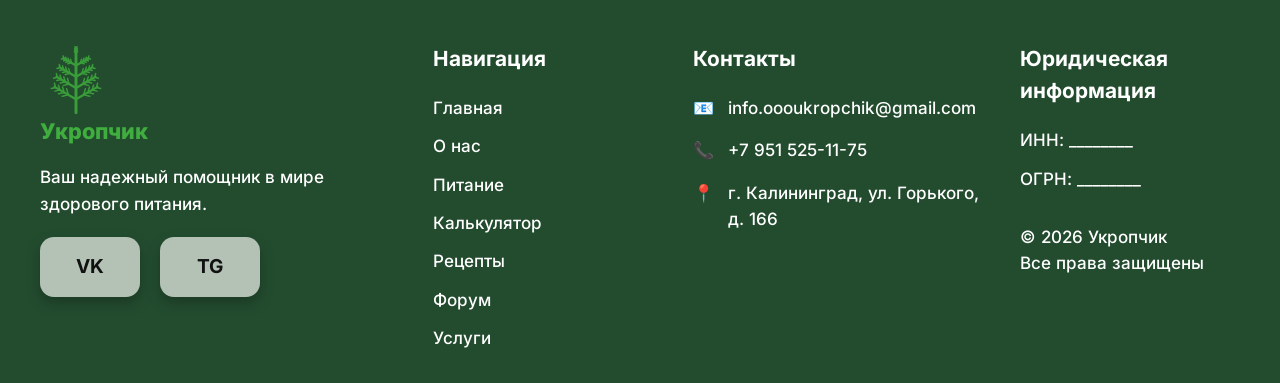
<file: diet.html>
<!doctype html>
<html lang="ru">
<head>
  <meta charset="utf-8">
  <meta name="viewport" content="width=device-width, initial-scale=1">
  <title>Конструктор рациона — Укропчик</title>
  <meta name="description" content="Соберите сбалансированное меню на день или неделю под свою норму калорий и цели.">
  <meta name="theme-color" content="#2d5f3b">
  <link rel="icon" href="img/logo.svg" type="image/svg+xml">
  <link rel="manifest" href="manifest.webmanifest">
  <link rel="apple-touch-icon" href="img/apple-touch-icon.png">
  <meta name="apple-mobile-web-app-capable" content="yes">
  <meta name="apple-mobile-web-app-title" content="Укропчик">
  <script src="js/theme.js"></script>
  <link rel="preload" href="fonts/inter-cyrillic-wght-normal.woff2" as="font" type="font/woff2" crossorigin>
  <link rel="stylesheet" href="css/style.css">
  <script defer src="js/vendor/supabase.js"></script>
  <script defer src="js/config.js"></script>
  <script defer src="js/db.js"></script>
  <script defer src="js/data.js"></script>
  <script defer src="js/recipes-data.js"></script>
  <script defer src="js/main.js"></script>
  <script defer src="js/plan.js"></script>
  <script defer src="js/diet.js"></script>
</head>
<body>
  <header id="site-header"></header>

  <main>
    <section class="page-head">
      <div class="container">
        <h1>Конструктор рациона</h1>
        <p>Соберите сбалансированное меню на день или неделю. Норму калорий можно посчитать в <a href="calculator.html">калькуляторе</a>.</p>
      </div>
    </section>

    <section class="container" style="padding-bottom:64px">
      <div class="diet-layout">
        <div>
          <div class="card" style="margin-bottom:24px">
            <div class="diet-toolbar">
              <div class="field">
                <label for="target">Норма, ккал/день</label>
                <input class="input" id="target" type="number" inputmode="numeric" min="1000" max="6000" step="10">
              </div>
              <div class="field">
                <label for="goal">Цель</label>
                <select class="select" id="goal">
                  <option value="lose">Похудеть</option>
                  <option value="maintain">Поддерживать вес</option>
                  <option value="gain">Набрать массу</option>
                </select>
              </div>
              <div class="field" style="flex:0 0 auto">
                <span class="label">Период</span>
                <div class="segmented" id="mode">
                  <button type="button" data-mode="day">День</button>
                  <button type="button" data-mode="week">Неделя</button>
                </div>
              </div>
            </div>
            <div class="diet-actions">
              <button class="btn btn-lime" type="button" id="auto-btn">✨ Подобрать автоматически</button>
              <button class="btn btn-ghost hidden" type="button" id="copy-btn">Скопировать день на всю неделю</button>
              <button class="btn btn-ghost" type="button" id="clear-btn">Очистить</button>
              <a class="btn btn-ghost" href="shopping.html">🛒 Список покупок</a>
              <a class="btn btn-ghost" href="diary.html#from-plan">📔 В дневник</a>
              <button class="btn btn-ghost" type="button" id="print-btn">🖨 Распечатать</button>
            </div>
            <div class="day-tabs hidden" id="day-tabs" role="tablist" aria-label="Дни недели"></div>
          </div>

          <div class="meals" id="meals"></div>
        </div>

        <aside class="summary">
          <div class="card">
            <h3 id="sum-title">Итог за день</h3>
            <div class="kcal-big"><span id="sum-kcal">0</span> <small>/ <span id="sum-target">2000</span> ккал</small></div>
            <div class="progress" id="sum-progress"><div style="width:0"></div></div>
            <p class="small muted" id="sum-hint"></p>

            <div class="donut-wrap">
              <div class="donut" id="donut" role="img" aria-label="Соотношение белков, жиров и углеводов"></div>
              <ul class="legend" id="legend"></ul>
            </div>

            <div id="week-box" class="hidden">
              <h3 style="margin-bottom:0">Калории по дням</h3>
              <div class="week-chart" id="week-chart"></div>
            </div>

            <div class="no-print" style="border-top:1px dashed var(--field-line);padding-top:20px;margin-top:8px">
              <h3>Сохранить рацион</h3>
              <form id="save-form" style="display:grid;gap:10px" novalidate>
                <label class="sr-only" for="save-title">Название</label>
                <input class="input" id="save-title" maxlength="120" placeholder="Например: Меню на неделю — похудение">
                <button class="btn btn-primary btn-block" type="submit">Сохранить в аккаунт</button>
              </form>
              <div id="saved-box" style="margin-top:20px"></div>
            </div>
          </div>
        </aside>
      </div>
    </section>
  </main>

  <footer id="site-footer"></footer>
</body>
</html>
</file>
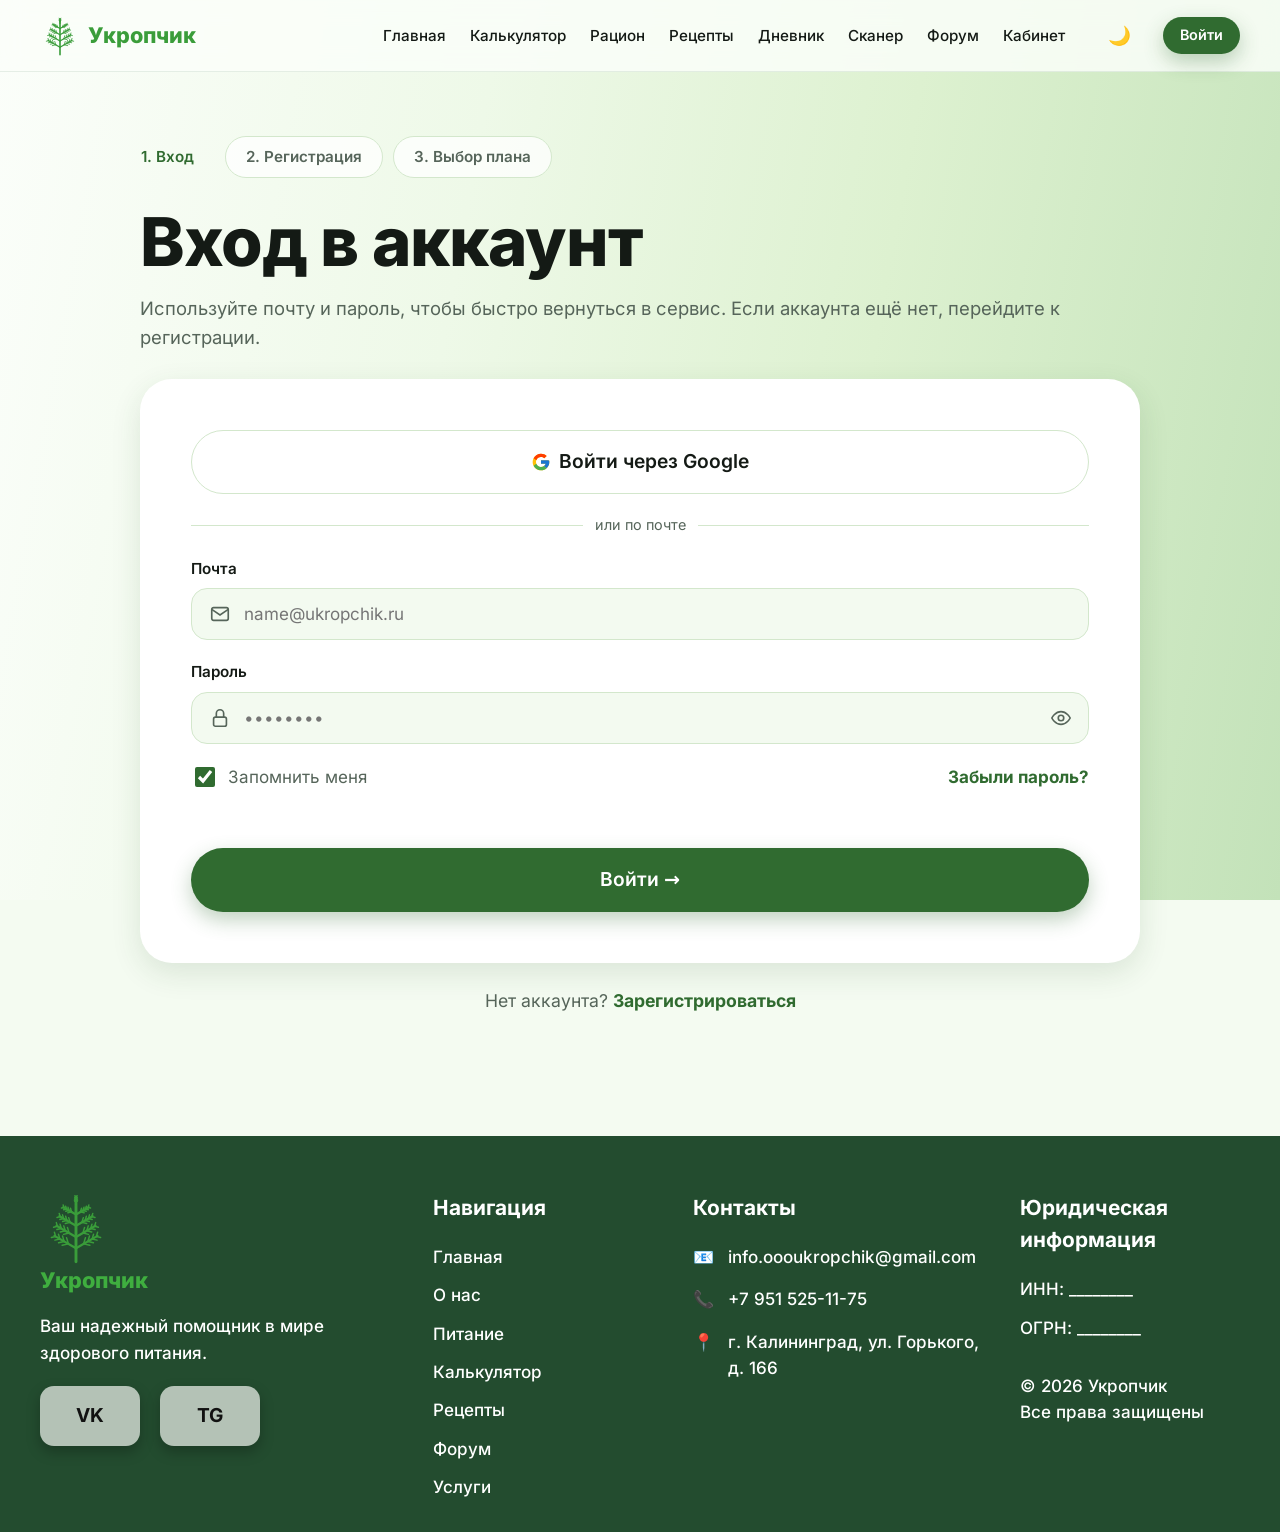
<file: login.html>
<!doctype html>
<html lang="ru">
<head>
  <meta charset="utf-8">
  <meta name="viewport" content="width=device-width, initial-scale=1">
  <title>Вход в аккаунт — Укропчик</title>
  <meta name="theme-color" content="#2d5f3b">
  <link rel="icon" href="img/logo.svg" type="image/svg+xml">
  <link rel="manifest" href="manifest.webmanifest">
  <link rel="apple-touch-icon" href="img/apple-touch-icon.png">
  <meta name="apple-mobile-web-app-capable" content="yes">
  <meta name="apple-mobile-web-app-title" content="Укропчик">
  <script src="js/theme.js"></script>
  <link rel="preload" href="fonts/inter-cyrillic-wght-normal.woff2" as="font" type="font/woff2" crossorigin>
  <link rel="stylesheet" href="css/style.css">
  <script defer src="js/vendor/supabase.js"></script>
  <script defer src="js/config.js"></script>
  <script defer src="js/db.js"></script>
  <script defer src="js/main.js"></script>
  <script defer src="js/auth.js"></script>
</head>
<body>
  <header id="site-header"></header>

  <main class="auth-wrap">
    <div class="container" style="max-width:1000px">
      <nav class="steps" aria-label="Шаги">
        <a class="step" href="#login" data-step="login">1. Вход</a>
        <a class="step" href="#register" data-step="register">2. Регистрация</a>
        <a class="step" href="#plan" data-step="plan">3. Выбор плана</a>
      </nav>

      <!-- Вход -->
      <section data-panel="login">
        <h1 class="auth-title">Вход в аккаунт</h1>
        <p class="auth-lead">Используйте почту и пароль, чтобы быстро вернуться в сервис. Если аккаунта ещё нет, перейдите к регистрации.</p>
        <form class="card auth-card" id="login-form" novalidate>
          <button class="btn btn-ghost btn-block btn-lg" type="button" data-google><svg width="20" height="20" viewBox="0 0 48 48" aria-hidden="true"><path fill="#FFC107" d="M43.6 20.5H42V20H24v8h11.3C33.7 32.7 29.2 36 24 36c-6.6 0-12-5.4-12-12s5.4-12 12-12c3.1 0 5.8 1.2 7.9 3.1l5.7-5.7C34 6.1 29.3 4 24 4 12.9 4 4 12.9 4 24s8.9 20 20 20 20-8.9 20-20c0-1.3-.1-2.4-.4-3.5z"/><path fill="#FF3D00" d="m6.3 14.7 6.6 4.8C14.7 15.1 19 12 24 12c3.1 0 5.8 1.2 7.9 3.1l5.7-5.7C34 6.1 29.3 4 24 4 16.3 4 9.7 8.3 6.3 14.7z"/><path fill="#4CAF50" d="M24 44c5.2 0 9.9-2 13.4-5.2l-6.2-5.2C29.2 35.1 26.7 36 24 36c-5.2 0-9.6-3.3-11.3-7.9l-6.5 5C9.5 39.6 16.2 44 24 44z"/><path fill="#1976D2" d="M43.6 20.5H42V20H24v8h11.3c-.8 2.2-2.2 4.2-4.1 5.6l6.2 5.2C37 39.2 44 34 44 24c0-1.3-.1-2.4-.4-3.5z"/></svg> Войти через Google</button>
          <div class="divider"><span>или по почте</span></div>
          <div class="field">
            <label for="l-email">Почта</label>
            <div class="input-icon">
              <svg width="22" height="22" viewBox="0 0 24 24" fill="none" stroke="currentColor" stroke-width="1.8" aria-hidden="true"><rect x="3" y="5" width="18" height="14" rx="2"/><path d="m3 7 9 6 9-6"/></svg>
              <input class="input" id="l-email" name="email" type="email" autocomplete="email" placeholder="name@ukropchik.ru" required>
            </div>
          </div>
          <div class="field">
            <label for="l-pass">Пароль</label>
            <div class="input-icon">
              <svg width="22" height="22" viewBox="0 0 24 24" fill="none" stroke="currentColor" stroke-width="1.8" aria-hidden="true"><rect x="5" y="11" width="14" height="10" rx="2"/><path d="M8 11V7a4 4 0 0 1 8 0v4"/></svg>
              <input class="input" id="l-pass" name="password" type="password" autocomplete="current-password" placeholder="••••••••" required>
              <button class="icon-btn" type="button" data-eye aria-label="Показать пароль">
                <svg width="22" height="22" viewBox="0 0 24 24" fill="none" stroke="currentColor" stroke-width="1.8" aria-hidden="true"><path d="M2 12s3.5-7 10-7 10 7 10 7-3.5 7-10 7S2 12 2 12Z"/><circle cx="12" cy="12" r="3"/></svg>
              </button>
            </div>
          </div>
          <div class="auth-row">
            <label class="checkbox"><input type="checkbox" name="remember" checked> Запомнить меня</label>
            <a href="#" id="forgot">Забыли пароль?</a>
          </div>
          <p class="form-error" role="alert"></p>
          <button class="btn btn-primary btn-block btn-lg" type="submit">Войти →</button>
        </form>
        <p class="auth-switch">Нет аккаунта? <a href="#register">Зарегистрироваться</a></p>
      </section>

      <!-- Регистрация -->
      <section data-panel="register" class="hidden">
        <h1 class="auth-title">Регистрация</h1>
        <p class="auth-lead">Аккаунт нужен, чтобы сохранять рационы и общаться на форуме. Калькуляторы работают и без него.</p>
        <form class="card auth-card" id="register-form" novalidate>
          <button class="btn btn-ghost btn-block btn-lg" type="button" data-google><svg width="20" height="20" viewBox="0 0 48 48" aria-hidden="true"><path fill="#FFC107" d="M43.6 20.5H42V20H24v8h11.3C33.7 32.7 29.2 36 24 36c-6.6 0-12-5.4-12-12s5.4-12 12-12c3.1 0 5.8 1.2 7.9 3.1l5.7-5.7C34 6.1 29.3 4 24 4 12.9 4 4 12.9 4 24s8.9 20 20 20 20-8.9 20-20c0-1.3-.1-2.4-.4-3.5z"/><path fill="#FF3D00" d="m6.3 14.7 6.6 4.8C14.7 15.1 19 12 24 12c3.1 0 5.8 1.2 7.9 3.1l5.7-5.7C34 6.1 29.3 4 24 4 16.3 4 9.7 8.3 6.3 14.7z"/><path fill="#4CAF50" d="M24 44c5.2 0 9.9-2 13.4-5.2l-6.2-5.2C29.2 35.1 26.7 36 24 36c-5.2 0-9.6-3.3-11.3-7.9l-6.5 5C9.5 39.6 16.2 44 24 44z"/><path fill="#1976D2" d="M43.6 20.5H42V20H24v8h11.3c-.8 2.2-2.2 4.2-4.1 5.6l6.2 5.2C37 39.2 44 34 44 24c0-1.3-.1-2.4-.4-3.5z"/></svg> Зарегистрироваться через Google</button>
          <div class="divider"><span>или по почте</span></div>
          <div class="field">
            <label for="r-name">Имя</label>
            <input class="input" id="r-name" name="name" autocomplete="name" maxlength="60" placeholder="Как к вам обращаться" required>
          </div>
          <div class="field">
            <label for="r-email">Почта</label>
            <div class="input-icon">
              <svg width="22" height="22" viewBox="0 0 24 24" fill="none" stroke="currentColor" stroke-width="1.8" aria-hidden="true"><rect x="3" y="5" width="18" height="14" rx="2"/><path d="m3 7 9 6 9-6"/></svg>
              <input class="input" id="r-email" name="email" type="email" autocomplete="email" placeholder="name@ukropchik.ru" required>
            </div>
          </div>
          <div class="field">
            <label for="r-pass">Пароль</label>
            <div class="input-icon">
              <svg width="22" height="22" viewBox="0 0 24 24" fill="none" stroke="currentColor" stroke-width="1.8" aria-hidden="true"><rect x="5" y="11" width="14" height="10" rx="2"/><path d="M8 11V7a4 4 0 0 1 8 0v4"/></svg>
              <input class="input" id="r-pass" name="password" type="password" autocomplete="new-password" placeholder="Минимум 6 символов" required>
              <button class="icon-btn" type="button" data-eye aria-label="Показать пароль">
                <svg width="22" height="22" viewBox="0 0 24 24" fill="none" stroke="currentColor" stroke-width="1.8" aria-hidden="true"><path d="M2 12s3.5-7 10-7 10 7 10 7-3.5 7-10 7S2 12 2 12Z"/><circle cx="12" cy="12" r="3"/></svg>
              </button>
            </div>
            <div class="pass-meter" aria-hidden="true"><div id="pass-meter"></div></div>
            <span class="small muted" id="pass-hint"></span>
          </div>
          <div class="field">
            <label for="r-pass2">Повторите пароль</label>
            <input class="input" id="r-pass2" name="password2" type="password" autocomplete="new-password" required>
          </div>
          <label class="checkbox"><input type="checkbox" name="agree" required> Согласен на обработку персональных данных</label>
          <p class="form-error" role="alert"></p>
          <button class="btn btn-primary btn-block btn-lg" type="submit">Создать аккаунт →</button>
        </form>
        <p class="auth-switch">Уже есть аккаунт? <a href="#login">Войти</a></p>
      </section>

      <!-- Подтверждение почты кодом -->
      <section data-panel="confirm" class="hidden">
        <h1 class="auth-title">Подтвердите почту</h1>
        <p class="auth-lead">Мы отправили код на <b id="confirm-email"></b>. Введите его ниже — так мы убедимся, что почта настоящая. Если письма нет, проверьте папку «Спам».</p>
        <form class="card auth-card" id="confirm-form" novalidate>
          <div class="field">
            <label for="c-code">Код из письма</label>
            <input class="input code-input" id="c-code" name="code" inputmode="numeric" autocomplete="one-time-code" maxlength="10" placeholder="123456" required>
          </div>
          <p class="form-error" role="alert"></p>
          <button class="btn btn-primary btn-block btn-lg" type="submit">Подтвердить →</button>
          <div class="auth-row">
            <button class="link-btn" type="button" id="resend-code">Отправить код ещё раз</button>
            <a href="#register">Изменить почту</a>
          </div>
        </form>
      </section>

      <!-- Выбор плана -->
      <section data-panel="plan" class="hidden">
        <h1 class="auth-title">Выбор плана</h1>
        <p class="auth-lead">Все основные инструменты бесплатны. Персональный план — для тех, кому нужна поддержка нутрициолога.</p>
        <div class="plans" style="max-width:none">
          <article class="card plan">
            <h3>Базовый</h3>
            <div class="plan-price">0 ₽ <small>навсегда</small></div>
            <ul class="check-list">
              <li>Калькулятор ИМТ и калорий</li>
              <li>Рекомендации и сравнение продуктов</li>
              <li>Конструктор рациона и сохранение меню</li>
              <li>Форум сообщества</li>
            </ul>
            <button class="btn btn-lime btn-block" type="button" data-plan="basic">Выбрать базовый</button>
          </article>
          <article class="card plan featured">
            <span class="plan-tag">С поддержкой</span>
            <h3>Персональный</h3>
            <div class="plan-price">990 ₽ <small>/ месяц</small></div>
            <ul class="check-list">
              <li>Всё из базового плана</li>
              <li>Консультация нутрициолога онлайн</li>
              <li>Меню на месяц под ваши цели</li>
              <li>Еженедельная обратная связь</li>
            </ul>
            <button class="btn btn-primary btn-block" type="button" data-plan="personal">Оставить заявку</button>
          </article>
        </div>
        <p class="form-note" id="plan-note" style="margin-top:24px">Текущий план: <b id="plan-current">—</b></p>
      </section>

      <!-- Новый пароль (после ссылки из письма) -->
      <section data-panel="recovery" class="hidden">
        <h1 class="auth-title">Новый пароль</h1>
        <form class="card auth-card" id="recovery-form" novalidate>
          <div class="field">
            <label for="n-pass">Новый пароль</label>
            <input class="input" id="n-pass" name="password" type="password" autocomplete="new-password" required>
          </div>
          <p class="form-error" role="alert"></p>
          <button class="btn btn-primary btn-block btn-lg" type="submit">Сохранить пароль</button>
        </form>
      </section>
    </div>
  </main>

  <footer id="site-footer"></footer>
</body>
</html>
</file>
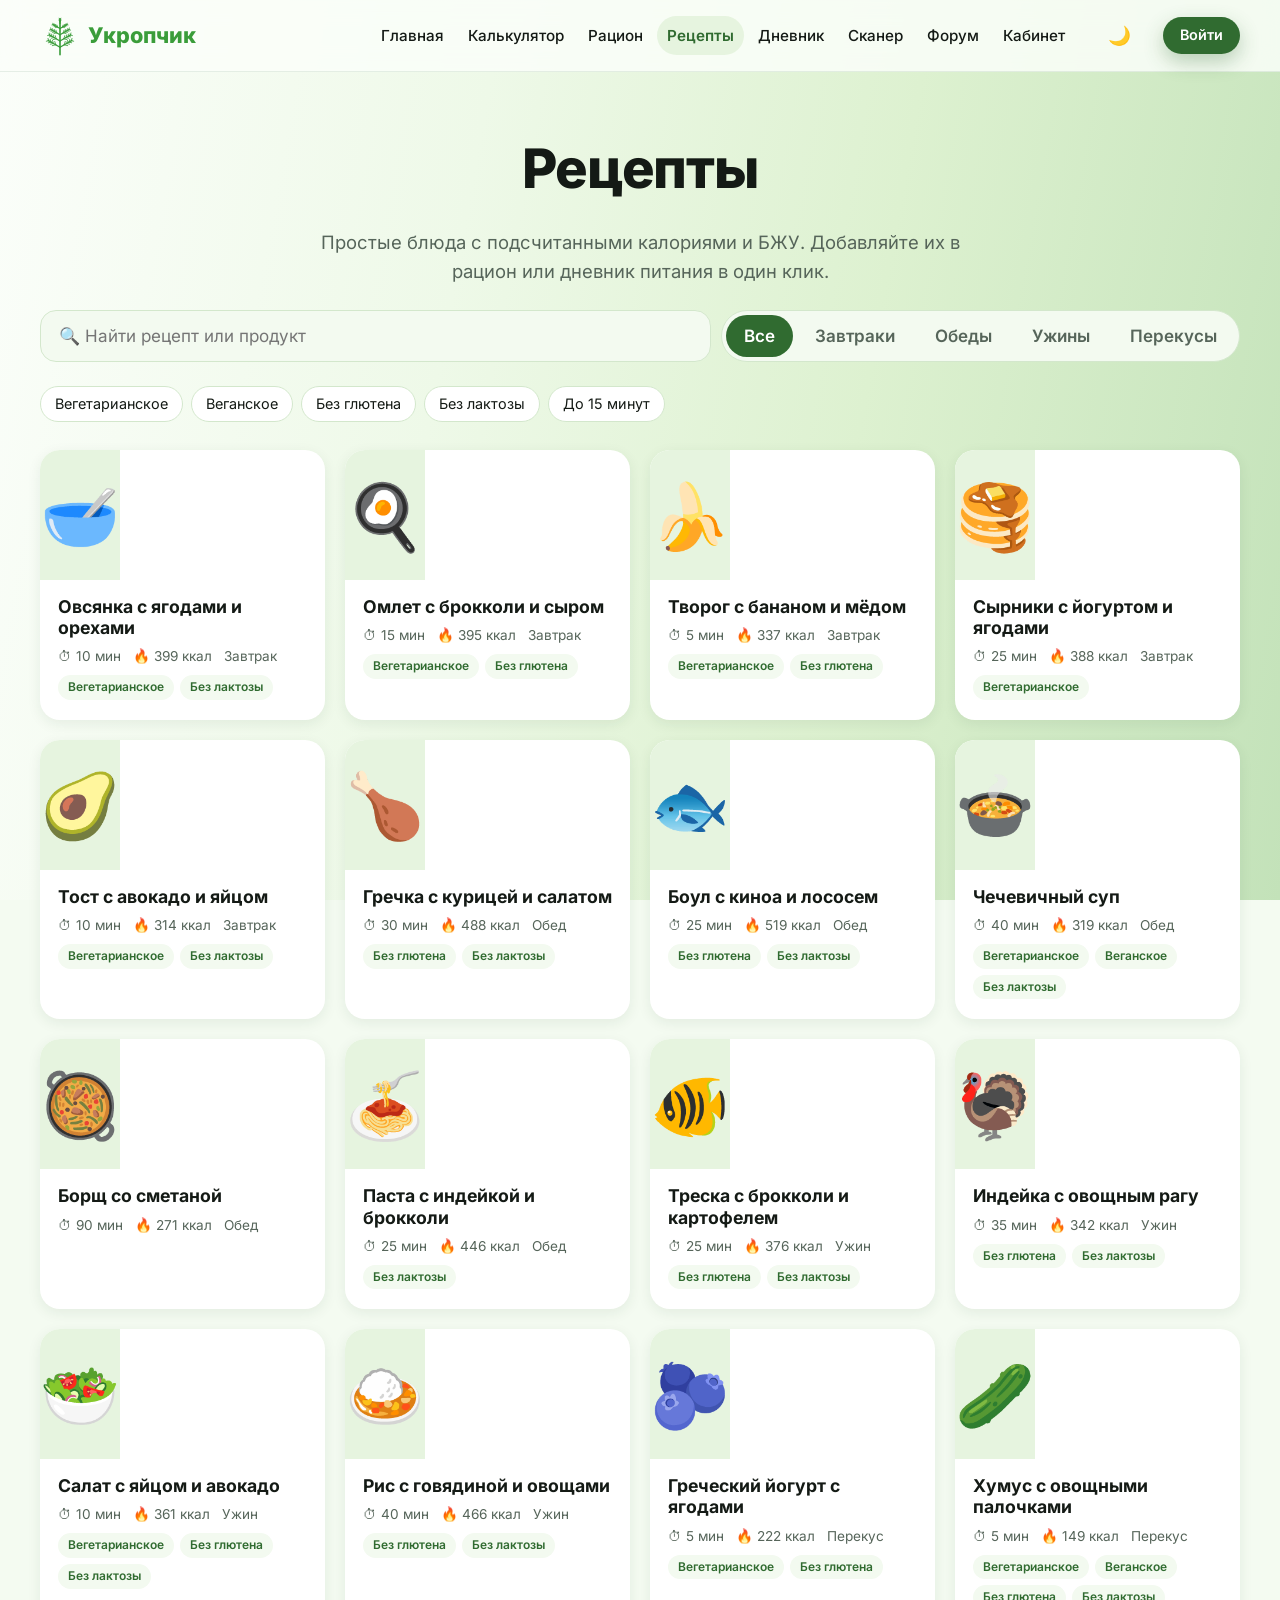
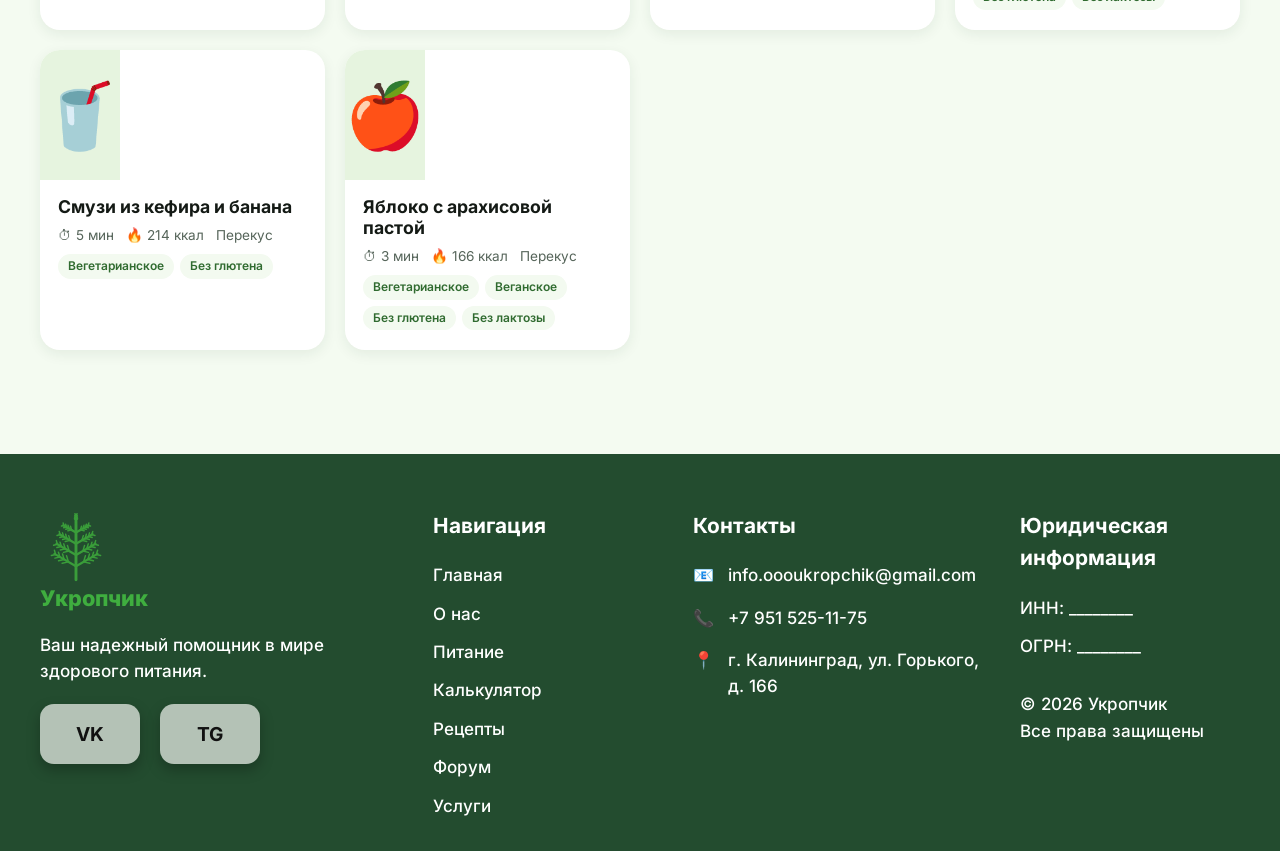
<file: recipes.html>
<!doctype html>
<html lang="ru">
<head>
  <meta charset="utf-8">
  <meta name="viewport" content="width=device-width, initial-scale=1">
  <title>Рецепты — Укропчик</title>
  <meta name="description" content="Полезные рецепты с калорийностью и БЖУ: завтраки, обеды, ужины и перекусы. Фильтры: вегетарианское, без глютена, без лактозы.">
  <meta name="theme-color" content="#2d5f3b">
  <link rel="icon" href="img/logo.svg" type="image/svg+xml">
  <link rel="manifest" href="manifest.webmanifest">
  <link rel="apple-touch-icon" href="img/apple-touch-icon.png">
  <meta name="apple-mobile-web-app-capable" content="yes">
  <meta name="apple-mobile-web-app-title" content="Укропчик">
  <script src="js/theme.js"></script>
  <link rel="preload" href="fonts/inter-cyrillic-wght-normal.woff2" as="font" type="font/woff2" crossorigin>
  <link rel="stylesheet" href="css/style.css">
  <script defer src="js/vendor/supabase.js"></script>
  <script defer src="js/config.js"></script>
  <script defer src="js/db.js"></script>
  <script defer src="js/data.js"></script>
  <script defer src="js/recipes-data.js"></script>
  <script defer src="js/main.js"></script>
  <script defer src="js/plan.js"></script>
  <script defer src="js/recipes.js"></script>
</head>
<body>
  <header id="site-header"></header>

  <main>
    <section class="page-head">
      <div class="container">
        <h1>Рецепты</h1>
        <p>Простые блюда с подсчитанными калориями и БЖУ. Добавляйте их в рацион или дневник питания в один клик.</p>
      </div>
    </section>

    <section class="container" style="padding-bottom:64px">
      <div class="filters">
        <label class="sr-only" for="r-search">Поиск</label>
        <input class="input" id="r-search" type="search" placeholder="🔍 Найти рецепт или продукт">
        <div class="segmented" id="r-meal" aria-label="Приём пищи">
          <button type="button" data-meal="" class="active">Все</button>
          <button type="button" data-meal="breakfast">Завтраки</button>
          <button type="button" data-meal="lunch">Обеды</button>
          <button type="button" data-meal="dinner">Ужины</button>
          <button type="button" data-meal="snack">Перекусы</button>
        </div>
      </div>
      <div class="chips" id="r-tags" style="margin:0 0 28px" aria-label="Особенности"></div>
      <div class="recipes" id="recipes" aria-live="polite"></div>
    </section>
  </main>

  <dialog class="modal" id="recipe-modal" aria-labelledby="rm-title">
    <button class="icon-btn modal-close" type="button" data-close aria-label="Закрыть">✕</button>
    <div class="modal-body recipe-detail" id="recipe-detail"></div>
  </dialog>

  <footer id="site-footer"></footer>
</body>
</html>
</file>
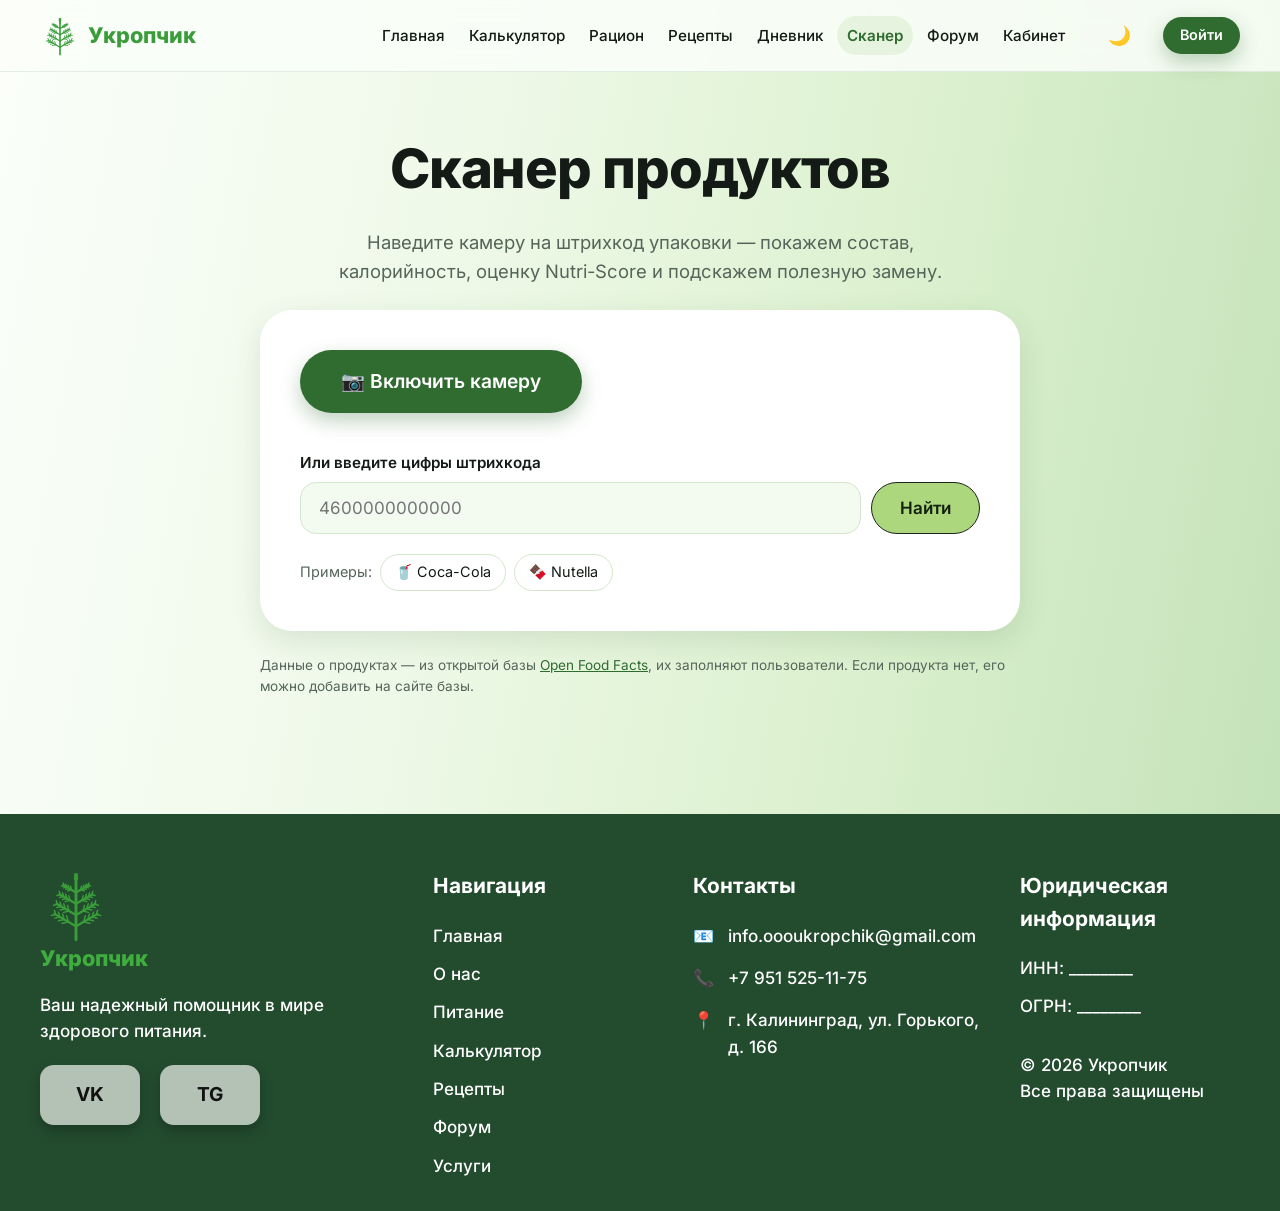
<file: scanner.html>
<!doctype html>
<html lang="ru">
<head>
  <meta charset="utf-8">
  <meta name="viewport" content="width=device-width, initial-scale=1">
  <title>Сканер продуктов — Укропчик</title>
  <meta name="description" content="Отсканируйте штрихкод продукта камерой телефона: состав, КБЖУ, Nutri-Score и полезная замена.">
  <meta name="theme-color" content="#2d5f3b">
  <link rel="icon" href="img/logo.svg" type="image/svg+xml">
  <link rel="manifest" href="manifest.webmanifest">
  <link rel="apple-touch-icon" href="img/apple-touch-icon.png">
  <meta name="apple-mobile-web-app-capable" content="yes">
  <meta name="apple-mobile-web-app-title" content="Укропчик">
  <script src="js/theme.js"></script>
  <link rel="preload" href="fonts/inter-cyrillic-wght-normal.woff2" as="font" type="font/woff2" crossorigin>
  <link rel="stylesheet" href="css/style.css">
  <script defer src="js/vendor/supabase.js"></script>
  <script defer src="js/config.js"></script>
  <script defer src="js/db.js"></script>
  <script defer src="js/data.js"></script>
  <script defer src="js/main.js"></script>
  <script defer src="js/scanner.js"></script>
</head>
<body>
  <header id="site-header"></header>

  <main>
    <section class="page-head">
      <div class="container">
        <h1>Сканер продуктов</h1>
        <p>Наведите камеру на штрихкод упаковки — покажем состав, калорийность, оценку Nutri-Score и подскажем полезную замену.</p>
      </div>
    </section>

    <section class="container" style="padding-bottom:64px;max-width:760px">
      <div class="card">
        <div class="scanner-frame hidden" id="frame">
          <video id="video" playsinline muted></video>
          <div class="scan-line" aria-hidden="true"></div>
        </div>
        <div class="hero-actions" style="margin:0 0 20px">
          <button class="btn btn-primary btn-lg" type="button" id="cam-btn">📷 Включить камеру</button>
          <button class="btn btn-ghost btn-lg hidden" type="button" id="stop-btn">Остановить</button>
        </div>
        <p class="form-error" id="cam-error" role="alert"></p>

        <form class="inline-form" id="code-form" novalidate>
          <div class="field">
            <label for="code">Или введите цифры штрихкода</label>
            <input class="input" id="code" name="code" inputmode="numeric" pattern="[0-9]*" maxlength="14" placeholder="4600000000000" autocomplete="off">
          </div>
          <button class="btn btn-lime" type="submit">Найти</button>
        </form>
        <div class="chips" id="examples">
          <span class="small muted" style="align-self:center">Примеры:</span>
          <button type="button" class="chip" data-code="5449000000996">🥤 Coca-Cola</button>
          <button type="button" class="chip" data-code="3017620422003">🍫 Nutella</button>
        </div>
        <div class="chips hidden" id="recent"></div>
      </div>

      <div id="product" aria-live="polite" style="margin-top:24px"></div>
      <p class="disclaimer">Данные о продуктах — из открытой базы <a href="https://ru.openfoodfacts.org" target="_blank" rel="noopener">Open Food Facts</a>, их заполняют пользователи. Если продукта нет, его можно добавить на сайте базы.</p>
    </section>
  </main>

  <footer id="site-footer"></footer>
</body>
</html>
</file>
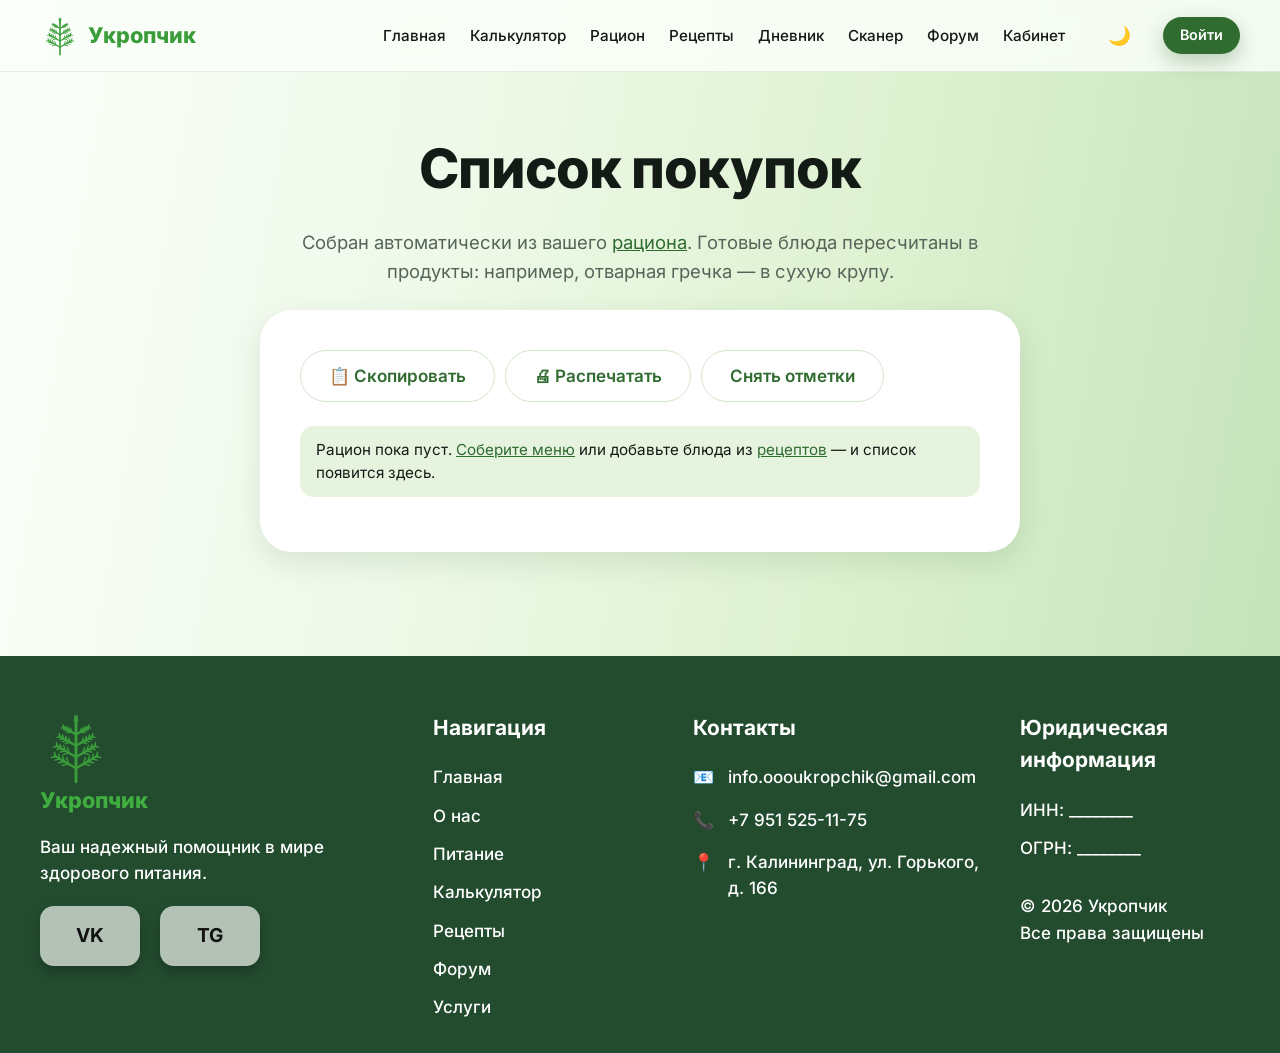
<file: shopping.html>
<!doctype html>
<html lang="ru">
<head>
  <meta charset="utf-8">
  <meta name="viewport" content="width=device-width, initial-scale=1">
  <title>Список покупок — Укропчик</title>
  <meta name="description" content="Список покупок, собранный автоматически из вашего рациона на день или неделю.">
  <meta name="theme-color" content="#2d5f3b">
  <link rel="icon" href="img/logo.svg" type="image/svg+xml">
  <link rel="manifest" href="manifest.webmanifest">
  <link rel="apple-touch-icon" href="img/apple-touch-icon.png">
  <meta name="apple-mobile-web-app-capable" content="yes">
  <meta name="apple-mobile-web-app-title" content="Укропчик">
  <script src="js/theme.js"></script>
  <link rel="preload" href="fonts/inter-cyrillic-wght-normal.woff2" as="font" type="font/woff2" crossorigin>
  <link rel="stylesheet" href="css/style.css">
  <script defer src="js/vendor/supabase.js"></script>
  <script defer src="js/config.js"></script>
  <script defer src="js/db.js"></script>
  <script defer src="js/data.js"></script>
  <script defer src="js/recipes-data.js"></script>
  <script defer src="js/main.js"></script>
  <script defer src="js/plan.js"></script>
  <script defer src="js/shopping.js"></script>
</head>
<body>
  <header id="site-header"></header>

  <main>
    <section class="page-head">
      <div class="container">
        <h1>Список покупок</h1>
        <p>Собран автоматически из вашего <a href="diet.html">рациона</a>. Готовые блюда пересчитаны в продукты: например, отварная гречка — в сухую крупу.</p>
      </div>
    </section>

    <section class="container" style="padding-bottom:64px;max-width:760px">
      <div class="card">
        <div class="diet-actions no-print">
          <button class="btn btn-ghost" type="button" id="copy">📋 Скопировать</button>
          <button class="btn btn-ghost hidden" type="button" id="share">📤 Поделиться</button>
          <button class="btn btn-ghost" type="button" id="print">🖨 Распечатать</button>
          <button class="btn btn-ghost" type="button" id="reset">Снять отметки</button>
        </div>
        <p class="muted" id="shop-info"></p>
        <div id="shop"></div>
      </div>
    </section>
  </main>

  <footer id="site-footer"></footer>
</body>
</html>
</file>
<file: css/style.css>
/* ===================== Укропчик — общие стили ===================== */

/* шрифт Inter хранится на сайте, чтобы не зависеть от внешних серверов */
@font-face {
  font-family: "Inter";
  font-style: normal;
  font-weight: 100 900;
  font-display: swap;
  src: url("../fonts/inter-cyrillic-wght-normal.woff2") format("woff2");
  unicode-range: U+0301, U+0400-045F, U+0490-0491, U+04B0-04B1, U+2116;
}
@font-face {
  font-family: "Inter";
  font-style: normal;
  font-weight: 100 900;
  font-display: swap;
  src: url("../fonts/inter-latin-wght-normal.woff2") format("woff2");
  unicode-range: U+0000-00FF, U+0131, U+0152-0153, U+02BB-02BC, U+02C6, U+02DA, U+02DC, U+0304, U+0308, U+0329, U+2000-206F, U+20AC, U+2122, U+2191, U+2193, U+2212, U+2215, U+FEFF, U+FFFD;
}

:root {
  --ink: #141a15;
  --muted: #56655a;
  --line: #1d241e;
  --green-900: #1c3a22;
  --green-800: #2d5f3b;
  --green-700: #306b30;
  --green-600: #3c8a3f;
  --green-500: #6cbf6f;
  --green-100: #e6f4df;
  --lime: #acd77c;
  --lime-dark: #97c764;
  --field: #f3faf0;
  --field-line: #d3e7cc;
  --white: #fff;
  --danger: #c0392b;
  --warn: #d98c1f;

  --surface: #fff;
  --surface-soft: rgba(255, 255, 255, .75);
  --header-bg: rgba(251, 254, 250, .85);
  --menu-bg: #fbfefa;
  --accent-text: #306b30;
  --bad-soft: #fdecea;
  --warn-soft: #fff4e0;
  --warn-text: #7a4b00;
  --page-bg: #f4fbf1;
  --page-grad: linear-gradient(100deg, #fbfefa 0%, #eef9e8 35%, #ddf1d0 65%, #c3e2b9 100%);
  color-scheme: light;

  --radius-xl: 56px;
  --radius-lg: 32px;
  --radius-md: 20px;
  --radius-sm: 12px;
  --shadow: 0 10px 30px rgba(30, 70, 35, .12);
  --shadow-soft: 0 4px 14px rgba(30, 70, 35, .08);
  --container: 1200px;
  --header-h: 72px;
}

*,
*::before,
*::after { box-sizing: border-box; }

html { scroll-behavior: smooth; scroll-padding-top: calc(var(--header-h) + 16px); }

body {
  margin: 0;
  font-family: "Inter", system-ui, -apple-system, "Segoe UI", Roboto, sans-serif;
  font-size: 17px;
  line-height: 1.55;
  color: var(--ink);
  background: var(--page-bg);
  -webkit-font-smoothing: antialiased;
  min-height: 100vh;
  display: flex;
  flex-direction: column;
}

/* фон-градиент как в макете (через псевдоэлемент, чтобы корректно работало на iOS) */
body::before {
  content: "";
  position: fixed;
  inset: 0;
  z-index: -1;
  background: var(--page-grad);
}

main { flex: 1; }

img { max-width: 100%; display: block; }

a { color: var(--accent-text); }

h1, h2, h3 { line-height: 1.2; margin: 0 0 .5em; }

h1 { font-size: clamp(2rem, 5vw, 3.4rem); font-weight: 800; letter-spacing: -.02em; }
h2 { font-size: clamp(1.6rem, 3.5vw, 2.4rem); font-weight: 700; }
h3 { font-size: 1.25rem; font-weight: 700; }

p { margin: 0 0 1em; }

.container { width: min(var(--container), 100% - 32px); margin-inline: auto; }

.section { padding: clamp(48px, 8vw, 96px) 0; }

.section-head { text-align: center; max-width: 720px; margin: 0 auto 48px; }
.section-head p { color: var(--muted); font-size: 1.1rem; }

.title-green { color: var(--accent-text); }

.muted { color: var(--muted); }
.small { font-size: .9rem; }
.center { text-align: center; }
.hidden { display: none !important; }

.sr-only {
  position: absolute; width: 1px; height: 1px; padding: 0; margin: -1px;
  overflow: hidden; clip: rect(0 0 0 0); white-space: nowrap; border: 0;
}

/* ===================== Кнопки ===================== */

.btn {
  display: inline-flex;
  align-items: center;
  justify-content: center;
  gap: 8px;
  min-height: 48px;
  padding: 12px 28px;
  border-radius: 999px;
  border: 1.5px solid transparent;
  font: inherit;
  font-weight: 600;
  text-decoration: none;
  cursor: pointer;
  transition: transform .15s ease, box-shadow .2s ease, background-color .2s ease;
  white-space: nowrap;
}
.btn:hover { transform: translateY(-2px); }
.btn:active { transform: translateY(0); }
.btn:disabled { opacity: .6; cursor: not-allowed; transform: none; }

.btn-primary { background: var(--green-700); color: #fff; box-shadow: 0 8px 20px rgba(48, 107, 48, .3); }
.btn-primary:hover { background: var(--green-800); }

.btn-lime { background: var(--lime); color: #14200f; border-color: #1d241e; }
.btn-lime:hover { background: var(--lime-dark); }

.btn-ghost { background: var(--surface-soft); color: var(--accent-text); border-color: var(--field-line); }
.btn-ghost:hover { background: var(--surface); }

.btn-danger { background: transparent; color: var(--danger); border-color: rgba(192, 57, 43, .3); }

.btn-sm { min-height: 36px; padding: 6px 16px; font-size: .9rem; }
.btn-lg { min-height: 60px; padding: 16px 40px; font-size: 1.2rem; }
.btn-block { width: 100%; }

.icon-btn {
  display: inline-grid; place-items: center;
  width: 36px; height: 36px; border-radius: 50%;
  border: none; background: transparent; cursor: pointer; color: var(--muted);
}
.icon-btn:hover { background: var(--green-100); color: var(--accent-text); }

/* ===================== Шапка ===================== */

.site-header {
  position: sticky;
  top: 0;
  z-index: 50;
  height: var(--header-h);
  background: var(--header-bg);
  backdrop-filter: blur(12px);
  -webkit-backdrop-filter: blur(12px);
  border-bottom: 1px solid rgba(45, 95, 59, .1);
}
.site-header .container { height: 100%; display: flex; align-items: center; gap: 24px; }

.logo { display: flex; align-items: center; gap: 8px; text-decoration: none; color: #3a9d3a; font-weight: 800; font-size: 1.35rem; flex-shrink: 0; }
.logo img { width: 40px; height: 40px; }

.nav { display: flex; gap: 4px; margin-left: auto; }
.nav a {
  padding: 8px 10px; border-radius: 999px; text-decoration: none;
  color: var(--ink); font-weight: 500; font-size: .95rem;
}
.nav a:hover { background: var(--green-100); }
.nav a.active { background: var(--green-100); color: var(--accent-text); font-weight: 600; }

.header-actions { display: flex; align-items: center; gap: 8px; flex-shrink: 0; }
.user-chip { font-weight: 600; color: var(--accent-text); text-decoration: none; max-width: 160px; overflow: hidden; text-overflow: ellipsis; white-space: nowrap; }

.burger {
  display: none;
  width: 44px; height: 44px;
  border: none; background: transparent; cursor: pointer;
  position: relative; margin-left: auto;
}
.burger span, .burger::before, .burger::after {
  content: ""; position: absolute; left: 10px; right: 10px; height: 2px;
  background: var(--ink); border-radius: 2px; transition: transform .25s, opacity .25s;
}
.burger::before { top: 14px; }
.burger span { top: 21px; }
.burger::after { top: 28px; }
.menu-open .burger::before { transform: translateY(7px) rotate(45deg); }
.menu-open .burger span { opacity: 0; }
.menu-open .burger::after { transform: translateY(-7px) rotate(-45deg); }

/* ===================== Hero ===================== */

.hero { padding: clamp(40px, 7vw, 88px) 0 clamp(32px, 5vw, 64px); }
.hero-grid { display: grid; grid-template-columns: 1.15fr .85fr; gap: 48px; align-items: center; }
.hero h1 span { color: var(--accent-text); }
.hero-lead { font-size: 1.2rem; color: var(--muted); max-width: 560px; }
.hero-actions { display: flex; flex-wrap: wrap; gap: 12px; margin-top: 28px; }
.hero-badges { display: flex; flex-wrap: wrap; gap: 10px; margin-top: 28px; }
.badge {
  display: inline-flex; align-items: center; gap: 6px;
  padding: 6px 14px; border-radius: 999px;
  background: var(--surface-soft); border: 1px solid var(--field-line);
  font-size: .9rem; font-weight: 500; color: var(--accent-text);
}

/* ===================== Карточки ===================== */

.card {
  background: var(--surface);
  border-radius: var(--radius-lg);
  padding: clamp(20px, 4vw, 40px);
  box-shadow: var(--shadow);
}

.card-outline {
  background: var(--surface);
  border: 1.5px solid var(--line);
  border-radius: var(--radius-xl);
  box-shadow: 6px 8px 0 rgba(0, 0, 0, .06), var(--shadow-soft);
}

/* ===================== О нас ===================== */

.about-grid { display: grid; grid-template-columns: 1fr 1fr; gap: 56px; align-items: center; }
.about-text p { font-size: 1.15rem; font-weight: 300; margin-bottom: 1.4em; }
.photo {
  border-radius: var(--radius-xl);
  border: 1.5px solid var(--line);
  overflow: hidden;
  box-shadow: 8px 10px 24px rgba(0, 0, 0, .18);
  aspect-ratio: 7 / 4;
}
.photo img { width: 100%; height: 100%; object-fit: cover; }
.photo.square { aspect-ratio: 6 / 5; }

.features { display: grid; grid-template-columns: repeat(2, 1fr); gap: 32px 48px; margin-top: 80px; }
.feature {
  display: flex; align-items: center; gap: 24px;
  padding: 28px 36px;
  transition: transform .2s ease;
}
.feature:hover { transform: translateY(-4px); }
.feature-icon {
  flex-shrink: 0; width: 96px; height: 96px; border-radius: 50%;
  background: var(--green-500); display: grid; place-items: center; font-size: 2.6rem;
}
.feature h3 { margin-bottom: 4px; }
.feature p { margin: 0; font-size: 1.1rem; font-weight: 300; }

/* ===================== Правильное питание ===================== */

.nutrition-grid { display: grid; grid-template-columns: 1fr 1fr; gap: 56px; align-items: center; }
.nutrition-grid h3 { font-size: 1.6rem; }
.nutrition-grid > div > p { font-size: 1.15rem; font-weight: 300; }
.dot-list { list-style: none; padding: 0; margin: 24px 0 36px; display: grid; gap: 18px; }
.dot-list li { display: flex; align-items: center; gap: 22px; font-size: 1.15rem; font-weight: 300; }
.dot-list li::before { content: ""; width: 16px; height: 16px; border-radius: 50%; background: var(--ink); flex-shrink: 0; }

/* ===================== Сравнение (превью на главной) ===================== */

.swap-grid { display: grid; grid-template-columns: repeat(3, 1fr); gap: 24px; }
.swap {
  background: var(--surface); border-radius: var(--radius-lg); padding: 24px;
  box-shadow: var(--shadow-soft); display: flex; flex-direction: column; gap: 14px;
}
.swap-row { display: flex; align-items: center; gap: 12px; }
.swap-emoji { font-size: 2rem; width: 52px; height: 52px; display: grid; place-items: center; border-radius: 16px; flex-shrink: 0; }
.swap-bad .swap-emoji { background: var(--bad-soft); }
.swap-good .swap-emoji { background: var(--green-100); }
.swap-label { font-size: .8rem; text-transform: uppercase; letter-spacing: .05em; font-weight: 600; }
.swap-bad .swap-label { color: var(--danger); }
.swap-good .swap-label { color: var(--accent-text); }
.swap-name { font-weight: 600; }
.swap-arrow { color: var(--muted); padding-left: 18px; font-size: 1.2rem; }
.swap-save { margin-top: auto; padding-top: 12px; border-top: 1px dashed var(--field-line); color: var(--accent-text); font-weight: 600; }

/* ===================== Тарифы / услуги ===================== */

.plans { display: grid; grid-template-columns: repeat(2, 1fr); gap: 28px; max-width: 960px; margin: 0 auto; }
.plan { position: relative; display: flex; flex-direction: column; }
.plan.featured { border: 2px solid var(--green-700); }
.plan-tag {
  position: absolute; top: -14px; left: 32px;
  background: var(--green-700); color: #fff; padding: 4px 14px; border-radius: 999px; font-size: .85rem; font-weight: 600;
}
.plan-price { font-size: 2.2rem; font-weight: 800; margin: 8px 0 4px; }
.plan-price small { font-size: 1rem; font-weight: 500; color: var(--muted); }
.check-list { list-style: none; padding: 0; margin: 20px 0 28px; display: grid; gap: 10px; }
.check-list li { display: flex; gap: 10px; align-items: flex-start; }
.check-list li::before {
  content: "✓"; flex-shrink: 0; width: 22px; height: 22px; border-radius: 50%;
  background: var(--green-100); color: var(--green-700); font-weight: 700; font-size: .8rem;
  display: grid; place-items: center; margin-top: 2px;
}
.plan .btn { margin-top: auto; }

/* ===================== Контакты ===================== */

.contact-card { max-width: 1100px; margin: 0 auto; padding: clamp(28px, 5vw, 48px) clamp(20px, 6vw, 80px); text-align: center; }
.contact-card > p { font-size: 1.15rem; }
.contact-form { display: grid; grid-template-columns: 1fr 1fr; gap: 16px; margin-top: 28px; text-align: left; }
.contact-form .full { grid-column: 1 / -1; }

/* ===================== Формы ===================== */

.field { display: flex; flex-direction: column; gap: 8px; }
.field > label, .label { font-weight: 600; font-size: .95rem; }

.input, .select, .textarea {
  width: 100%;
  min-height: 52px;
  padding: 12px 18px;
  font: inherit;
  color: var(--ink);
  background: var(--field);
  border: 1.5px solid var(--field-line);
  border-radius: 16px;
  transition: border-color .2s, box-shadow .2s, background-color .2s;
}
.textarea { min-height: 120px; resize: vertical; }
.input:focus, .select:focus, .textarea:focus {
  outline: none; border-color: var(--green-600); background: var(--surface);
  box-shadow: 0 0 0 4px rgba(60, 138, 63, .15);
}
.input.invalid, .select.invalid, .textarea.invalid { border-color: var(--danger); }

.select {
  color-scheme: inherit;
  appearance: none; -webkit-appearance: none; cursor: pointer; padding-right: 48px;
  background-image: url("data:image/svg+xml,%3Csvg xmlns='http://www.w3.org/2000/svg' width='14' height='10' viewBox='0 0 14 10'%3E%3Cpath d='M1 1l6 7 6-7' fill='%23888' /%3E%3C/svg%3E");
  background-repeat: no-repeat; background-position: right 18px center;
}

/* поля в стиле макета калькулятора: белые с тёмной обводкой */
.input-outline .input, .input-outline .select {
  background-color: var(--surface); border-color: var(--line); border-radius: 18px;
}

.input-icon { position: relative; }
.input-icon > svg { position: absolute; left: 18px; top: 50%; transform: translateY(-50%); color: var(--muted); pointer-events: none; }
.input-icon .input { padding-left: 52px; }
.input-icon .icon-btn { position: absolute; right: 10px; top: 50%; transform: translateY(-50%); }

.checkbox { display: inline-flex; align-items: center; gap: 10px; cursor: pointer; color: var(--muted); }
.checkbox input { width: 20px; height: 20px; accent-color: var(--green-700); }

.form-error { color: var(--danger); font-size: .9rem; min-height: 1.2em; margin: 0; }
.form-note { padding: 12px 16px; border-radius: 14px; background: var(--green-100); color: var(--ink); font-size: .95rem; }
.form-note.warn { background: var(--warn-soft); color: var(--warn-text); }

/* ===================== Подвал ===================== */

.site-footer { background: var(--green-800); color: #fff; padding: 56px 0 32px; margin-top: 40px; }
.footer-grid { display: grid; grid-template-columns: 1.6fr 1fr 1.3fr 1fr; gap: 40px; }
.footer-grid h4 { font-size: 1.3rem; margin: 0 0 20px; }
.footer-brand .logo { flex-direction: column; align-items: flex-start; gap: 0; color: #3fae3f; }
.footer-brand .logo img { width: 72px; height: 72px; }
.footer-brand p { margin: 16px 0 20px; font-weight: 500; }
.socials { display: flex; gap: 20px; }
.social {
  display: grid; place-items: center; width: 100px; height: 60px; border-radius: 14px;
  background: #b4c2b6; color: #111; font-weight: 700; font-size: 1.2rem; text-decoration: none;
  box-shadow: 0 6px 14px rgba(0, 0, 0, .25); transition: transform .15s;
}
.social:hover { transform: translateY(-3px); }
.footer-links { list-style: none; padding: 0; margin: 0; display: grid; gap: 12px; }
.footer-links a, .footer-contacts a { color: #fff; text-decoration: none; font-weight: 500; }
.footer-links a:hover, .footer-contacts a:hover { text-decoration: underline; }
.footer-contacts { list-style: none; padding: 0; margin: 0; display: grid; gap: 16px; }
.footer-contacts li { display: flex; gap: 14px; align-items: flex-start; font-weight: 500; }
.footer-legal p { margin: 0 0 12px; font-weight: 500; }
.footer-copy { margin-top: 32px !important; }

/* ===================== Страницы-инструменты ===================== */

.page-head { padding: clamp(32px, 6vw, 64px) 0 24px; text-align: center; }
.page-head p { color: var(--muted); font-size: 1.15rem; max-width: 680px; margin: 0 auto; }

.tool-card { max-width: 880px; margin: 0 auto; }
.tool-card > h2 { text-align: center; margin-bottom: 8px; }
.tool-card > .subtitle { text-align: center; color: var(--muted); font-size: 1.15rem; font-weight: 300; margin-bottom: 32px; }

.form-grid { display: grid; grid-template-columns: 1fr 1fr; gap: 20px 24px; }
.form-grid .full { grid-column: 1 / -1; }

.segmented { display: inline-flex; padding: 4px; border-radius: 999px; background: var(--field); border: 1.5px solid var(--field-line); gap: 4px; flex-wrap: wrap; }
.segmented button {
  border: none; background: transparent; font: inherit; font-weight: 600; color: var(--muted);
  padding: 8px 18px; border-radius: 999px; cursor: pointer; min-height: 40px;
}
.segmented button.active { background: var(--green-700); color: #fff; }
.segmented-block { display: flex; width: 100%; flex-wrap: nowrap; }
.segmented-block button { flex: 1; }

/* результаты калькулятора */
.result { margin-top: 36px; padding-top: 32px; border-top: 1.5px dashed var(--field-line); animation: fadeUp .5s ease; }
.result-grid { display: grid; grid-template-columns: repeat(3, 1fr); gap: 16px; }
.stat { background: var(--field); border-radius: var(--radius-md); padding: 18px 20px; }
.stat-label { font-size: .85rem; color: var(--muted); font-weight: 500; }
.stat-value { font-size: 1.9rem; font-weight: 800; line-height: 1.2; }
.stat-value small { font-size: .95rem; font-weight: 500; color: var(--muted); }
.stat-note { font-size: .9rem; font-weight: 600; }

.bmi-scale { margin: 32px 0 8px; }
.bmi-bar {
  position: relative; height: 16px; border-radius: 999px;
  background: linear-gradient(90deg, #6aa9e9 0%, #6aa9e9 14%, #59b65c 14%, #59b65c 40%, #e8c33c 40%, #e8c33c 60%, #ee8b3a 60%, #ee8b3a 80%, #d9483b 80%);
}
.bmi-marker {
  position: absolute; top: 50%; width: 28px; height: 28px; border-radius: 50%;
  background: var(--surface); border: 4px solid var(--ink); transform: translate(-50%, -50%);
  transition: left .8s cubic-bezier(.2, .8, .2, 1); box-shadow: var(--shadow-soft);
}
.bmi-legend { display: flex; justify-content: space-between; font-size: .8rem; color: var(--muted); margin-top: 10px; }
.bmi-legend span { flex: 1; text-align: center; }

.macro-bars { display: grid; gap: 14px; margin: 24px 0; }
.macro-row { display: grid; grid-template-columns: 110px 1fr 90px; align-items: center; gap: 12px; font-weight: 500; }
.macro-track { height: 12px; border-radius: 999px; background: var(--field); overflow: hidden; }
.macro-fill { height: 100%; border-radius: inherit; width: 0; transition: width .8s cubic-bezier(.2, .8, .2, 1); }
.macro-row span:last-child { text-align: right; font-weight: 700; }

.tips { display: grid; gap: 12px; padding: 0; list-style: none; margin: 16px 0 28px; }
.tips li { padding: 14px 18px; border-radius: 16px; background: var(--green-100); display: flex; gap: 12px; }
.tips li::before { content: "🌿"; }

.disclaimer { font-size: .85rem; color: var(--muted); margin-top: 20px; }

/* вода */
.water { display: flex; align-items: center; gap: 16px; flex-wrap: wrap; margin: 8px 0 24px; }
.glasses { display: flex; gap: 6px; flex-wrap: wrap; }
.glass {
  width: 26px; height: 34px; border: 2px solid #6aa9e9; border-top: none;
  border-radius: 0 0 8px 8px; background: transparent; cursor: pointer; padding: 0; position: relative; overflow: hidden;
}
.glass::after { content: ""; position: absolute; inset: auto 0 0 0; height: 0; background: #8ec5f2; transition: height .3s; }
.glass.full::after { height: 85%; }

/* ===================== Сравнение продуктов ===================== */

.compare-picker { display: grid; grid-template-columns: 1fr auto 1fr; gap: 20px; align-items: end; }
.compare-picker .swap-arrow { padding: 0 0 14px; font-size: 1.6rem; }
.compare-label-bad { color: var(--danger); }
.compare-label-good { color: var(--accent-text); }
.good-box {
  min-height: 52px; display: flex; align-items: center; gap: 10px;
  padding: 10px 18px; border-radius: 18px; border: 1.5px solid var(--line); background: var(--green-100); font-weight: 600;
}

.chips { display: flex; flex-wrap: wrap; gap: 8px; margin: 20px 0 0; }
.chip {
  border: 1.5px solid var(--field-line); background: var(--surface); border-radius: 999px; padding: 6px 14px;
  font: inherit; font-size: .9rem; cursor: pointer; color: var(--ink);
}
.chip:hover, .chip.active { border-color: var(--green-700); background: var(--green-100); }

.compare-chart { display: grid; gap: 22px; margin: 32px 0 24px; }
.cmp-metric-head { display: flex; justify-content: space-between; font-weight: 600; margin-bottom: 8px; }
.cmp-metric-head .diff { color: var(--accent-text); }
.cmp-bar { display: grid; grid-template-columns: 1fr; gap: 6px; }
.cmp-line { display: grid; grid-template-columns: 1fr 88px; gap: 10px; align-items: center; font-size: .9rem; }
.cmp-track { height: 22px; border-radius: 8px; background: var(--field); overflow: hidden; }
.cmp-fill { height: 100%; width: 0; border-radius: 8px; transition: width .9s cubic-bezier(.2, .8, .2, 1); }
.cmp-fill.bad { background: linear-gradient(90deg, #f3a29a, #d9483b); }
.cmp-fill.good { background: linear-gradient(90deg, #a7dca0, #3c8a3f); }
.cmp-line span { text-align: right; font-weight: 600; }
.cmp-legend { display: flex; gap: 20px; flex-wrap: wrap; font-size: .9rem; color: var(--muted); }
.cmp-legend i { display: inline-block; width: 14px; height: 14px; border-radius: 4px; vertical-align: -2px; margin-right: 6px; }

.cmp-summary { display: grid; grid-template-columns: repeat(2, 1fr); gap: 16px; }

/* ===================== Конструктор рациона ===================== */

.diet-layout { display: grid; grid-template-columns: 1fr 360px; gap: 28px; align-items: start; }
.diet-layout > *, .forum-layout > *, .meal-add > *, .meal-item > *, .form-grid > * { min-width: 0; }
.diet-toolbar { display: flex; flex-wrap: wrap; gap: 16px; align-items: end; margin-bottom: 24px; }
.diet-toolbar .field { min-width: 160px; flex: 1; }
.diet-actions { display: flex; flex-wrap: wrap; gap: 10px; margin-bottom: 24px; }

.day-tabs { display: flex; gap: 6px; overflow-x: auto; margin-bottom: 20px; padding-bottom: 4px; }
.day-tabs button {
  flex-shrink: 0; min-width: 52px; min-height: 44px; border-radius: 14px; border: 1.5px solid var(--field-line);
  background: var(--surface); color: var(--ink); font: inherit; font-weight: 600; cursor: pointer;
}
.day-tabs button.active { background: var(--green-700); border-color: var(--green-700); color: #fff; }

.meals { display: grid; gap: 20px; }
.meal { padding: 22px 24px; border-radius: var(--radius-md); }
.meal-head { display: flex; justify-content: space-between; align-items: baseline; gap: 12px; margin-bottom: 12px; }
.meal-head h3 { margin: 0; }
.meal-kcal { font-weight: 600; color: var(--muted); font-size: .95rem; }
.meal-items { list-style: none; padding: 0; margin: 0 0 14px; display: grid; gap: 6px; }
.meal-item {
  display: grid; grid-template-columns: 1fr 90px 80px 36px; gap: 10px; align-items: center;
  padding: 8px 8px 8px 14px; background: var(--field); border-radius: 12px;
}
.meal-item .input { min-height: 38px; padding: 6px 10px; border-radius: 10px; text-align: right; }
.meal-item .kcal { text-align: right; font-weight: 600; font-size: .95rem; }
.meal-empty { color: var(--muted); font-size: .95rem; padding: 6px 0 12px; }
.meal-add { display: grid; grid-template-columns: 1fr 100px auto; gap: 10px; }
.meal-add .input, .meal-add .select { min-height: 44px; padding-top: 8px; padding-bottom: 8px; }

.summary { position: sticky; top: calc(var(--header-h) + 20px); }
.summary h3 { margin-bottom: 16px; }
.kcal-big { font-size: 2.4rem; font-weight: 800; line-height: 1; }
.kcal-big small { font-size: 1rem; color: var(--muted); font-weight: 500; }
.progress { height: 12px; border-radius: 999px; background: var(--field); overflow: hidden; margin: 14px 0 6px; }
.progress > div { height: 100%; border-radius: inherit; background: var(--green-600); transition: width .5s, background-color .3s; }
.progress.over > div { background: var(--warn); }

.donut-wrap { display: flex; align-items: center; gap: 20px; margin: 24px 0; }
.donut {
  width: 120px; height: 120px; border-radius: 50%; flex-shrink: 0; position: relative;
  background: conic-gradient(var(--field) 0 100%);
}
.donut::after { content: ""; position: absolute; inset: 22px; border-radius: 50%; background: var(--surface); }
.legend { list-style: none; padding: 0; margin: 0; display: grid; gap: 8px; font-size: .95rem; }
.legend i { display: inline-block; width: 12px; height: 12px; border-radius: 3px; margin-right: 8px; vertical-align: -1px; }

.week-chart { display: grid; grid-template-columns: repeat(7, 1fr); gap: 8px; align-items: end; height: 160px; margin: 20px 0 8px; position: relative; }
.week-chart .target-line { position: absolute; left: 0; right: 0; border-top: 2px dashed var(--green-700); opacity: .5; }
.week-col { display: flex; flex-direction: column; align-items: center; gap: 4px; height: 100%; justify-content: flex-end; }
.week-col div { width: 100%; border-radius: 8px 8px 4px 4px; background: var(--lime); transition: height .5s; min-height: 3px; cursor: pointer; }
.week-col.active div { background: var(--green-700); }
.week-col span { font-size: .8rem; color: var(--muted); }

.saved-list { list-style: none; padding: 0; margin: 0; display: grid; gap: 10px; }
.saved-list li { display: flex; align-items: center; gap: 10px; padding: 12px 14px; border-radius: 14px; background: var(--field); }
.saved-list li > div { flex: 1; min-width: 0; }
.saved-list strong { display: block; overflow: hidden; text-overflow: ellipsis; white-space: nowrap; }

/* ===================== Форум ===================== */

.forum-layout { display: grid; grid-template-columns: 1fr 340px; gap: 28px; align-items: start; }
.forum-tools { display: flex; gap: 12px; margin-bottom: 20px; }
.forum-tools .input { flex: 1; }
.posts { display: grid; gap: 16px; }
.post { padding: 24px 28px; border-radius: var(--radius-md); }
.post h3 { margin-bottom: 6px; }
.post-meta { font-size: .85rem; color: var(--muted); margin-bottom: 12px; display: flex; flex-wrap: wrap; gap: 6px 14px; }
.post-body { white-space: pre-wrap; word-wrap: break-word; }
.post-foot { display: flex; gap: 10px; align-items: center; margin-top: 14px; flex-wrap: wrap; }
.replies { margin-top: 16px; padding-top: 16px; border-top: 1px solid var(--field-line); display: grid; gap: 10px; }
.reply { padding: 12px 16px; border-radius: 14px; background: var(--field); }
.reply .post-meta { margin-bottom: 4px; }
.reply-form { display: flex; gap: 10px; }
.reply-form .input { flex: 1; min-height: 44px; }
.topic-tags { display: flex; flex-wrap: wrap; gap: 8px; }

/* ===================== Вход / регистрация ===================== */

.auth-wrap { padding: clamp(28px, 5vw, 64px) 0; }
.steps { display: flex; gap: 10px; flex-wrap: wrap; margin-bottom: 24px; }
.step {
  padding: 8px 20px; border-radius: 999px; background: var(--surface-soft);
  border: 1px solid var(--field-line); color: var(--muted); font-weight: 600; font-size: .95rem;
  text-decoration: none; cursor: pointer; font-family: inherit;
}
.step.active { background: transparent; border-color: transparent; color: var(--accent-text); padding-left: 0; }
.auth-title { font-size: clamp(2.2rem, 6vw, 4.2rem); margin-bottom: 12px; }
.auth-lead { color: var(--muted); font-size: 1.15rem; margin-bottom: 28px; }
.auth-card { display: grid; gap: 20px; padding: clamp(24px, 4vw, 56px); border-radius: var(--radius-lg); }
.auth-row { display: flex; justify-content: space-between; align-items: center; gap: 12px; flex-wrap: wrap; }
.auth-row a { font-weight: 700; text-decoration: none; }
.auth-switch { text-align: center; color: var(--muted); margin-top: 24px; font-size: 1.1rem; }
.auth-switch a { font-weight: 700; text-decoration: none; }
.pass-meter { height: 6px; border-radius: 999px; background: var(--field); overflow: hidden; }
.pass-meter div { height: 100%; width: 0; transition: width .3s, background-color .3s; }

/* ===================== Тосты и анимации ===================== */

.toast-box { position: fixed; bottom: 20px; left: 50%; transform: translateX(-50%); z-index: 100; display: grid; gap: 8px; width: min(420px, calc(100% - 32px)); }
.toast {
  padding: 14px 20px; border-radius: 16px; background: var(--green-900); color: #fff;
  box-shadow: var(--shadow); animation: fadeUp .3s ease; font-weight: 500;
}
.toast.error { background: var(--danger); }

.demo-banner {
  background: var(--warn-soft); color: var(--warn-text); text-align: center; font-size: .85rem; padding: 6px 16px;
}

@keyframes fadeUp { from { opacity: 0; transform: translateY(16px); } to { opacity: 1; transform: none; } }

.reveal { opacity: 0; transform: translateY(28px); transition: opacity .7s ease, transform .7s ease; }
.reveal.visible { opacity: 1; transform: none; }

@media (prefers-reduced-motion: reduce) {
  html { scroll-behavior: auto; }
  .reveal { opacity: 1; transform: none; transition: none; }
  * { animation: none !important; transition: none !important; }
}

/* ===================== Адаптив ===================== */

@media (max-width: 1240px) {
  .burger { display: block; }
  .nav {
    position: fixed; top: var(--header-h); left: 0; right: 0;
    flex-direction: column; gap: 4px; padding: 16px;
    background: var(--menu-bg); border-bottom: 1px solid var(--field-line);
    box-shadow: var(--shadow); margin: 0;
    transform: translateY(-12px); opacity: 0; visibility: hidden; transition: .25s ease;
    max-height: calc(100vh - var(--header-h)); overflow-y: auto;
  }
  .nav a { padding: 14px 16px; font-size: 1.05rem; }
  .menu-open .nav { transform: none; opacity: 1; visibility: visible; }
  .header-actions { order: 2; }
  .burger { order: 3; margin-left: 0; }
  .site-header .container { gap: 12px; }
  .logo { margin-right: auto; }

  .diet-layout, .forum-layout { grid-template-columns: 1fr; }
  .summary { position: static; }
  .footer-grid { grid-template-columns: 1fr 1fr; }
}

@media (max-width: 860px) {
  body { font-size: 16px; }
  .hero-grid, .about-grid, .nutrition-grid { grid-template-columns: 1fr; gap: 32px; }
  .nutrition-grid .photo { order: -1; }
  .features { grid-template-columns: 1fr; gap: 20px; margin-top: 48px; }
  .swap-grid { grid-template-columns: 1fr 1fr; }
  .plans { grid-template-columns: 1fr; }
  .result-grid { grid-template-columns: 1fr 1fr; }
  .card-outline { border-radius: 36px; }
  .photo { border-radius: 36px; }
}

@media (max-width: 600px) {
  :root { --header-h: 64px; }
  .user-chip { display: none; }
  .header-actions .btn { padding: 6px 14px; min-height: 38px; font-size: .9rem; }
  .logo { font-size: 1.15rem; }
  .logo img { width: 34px; height: 34px; }

  .feature { padding: 20px; gap: 16px; border-radius: 28px; }
  .feature-icon { width: 64px; height: 64px; font-size: 1.8rem; }
  .feature p { font-size: 1rem; }
  .dot-list li { font-size: 1.05rem; gap: 14px; }
  .dot-list li::before { width: 12px; height: 12px; }
  .swap-grid { grid-template-columns: 1fr; }
  .contact-form, .form-grid { grid-template-columns: 1fr; }
  .result-grid { grid-template-columns: 1fr; }
  .cmp-summary { grid-template-columns: 1fr; }
  .compare-picker { grid-template-columns: 1fr; gap: 12px; }
  .compare-picker .swap-arrow { padding: 0; text-align: center; transform: rotate(90deg); }
  .macro-row { grid-template-columns: 80px 1fr 70px; font-size: .9rem; }
  .footer-grid { grid-template-columns: 1fr; gap: 32px; }
  .social { width: 80px; height: 52px; }
  .btn-lg { width: 100%; }
  .hero-actions .btn { flex: 1; }
  .segmented-block button { padding: 8px 6px; font-size: .85rem; line-height: 1.2; }

  .meal { padding: 18px 16px; }
  .meal-item { grid-template-columns: 1fr 72px 36px; grid-template-areas: "name grams del" "kcal kcal kcal"; row-gap: 2px; }
  .meal-item .name { grid-area: name; }
  .meal-item .input, .meal-item .grams { grid-area: grams; }
  .meal-item .kcal { grid-area: kcal; text-align: left; font-size: .85rem; color: var(--muted); font-weight: 500; }
  .meal-item .icon-btn { grid-area: del; }
  .meal-add { grid-template-columns: 1fr 80px; }
  .meal-add .btn { grid-column: 1 / -1; }
  .post { padding: 20px; }
  .reply-form { flex-direction: column; }
  .forum-tools { flex-direction: column; }
}

/* ===================== Печать рациона ===================== */

@media print {
  body::before, .site-header, .site-footer, .demo-banner, .diet-toolbar, .diet-actions, .meal-add, .icon-btn, .no-print, .toast-box { display: none !important; }
  .diet-layout { grid-template-columns: 1fr; }
  .card, .meal { box-shadow: none; border: 1px solid #ccc; }
  .reveal { opacity: 1; transform: none; }
}

/* ===================== Тёмная тема ===================== */

:root[data-theme="dark"] {
  --ink: #e6efe7;
  --muted: #9db2a2;
  --line: #4b6551;
  --green-100: #22402a;
  --field: #1d2a20;
  --field-line: #2f4535;
  --surface: #162019;
  --surface-soft: rgba(22, 32, 25, .75);
  --header-bg: rgba(14, 21, 16, .85);
  --menu-bg: #111a13;
  --accent-text: #8fd18f;
  --bad-soft: #3b2220;
  --warn-soft: #3a2d14;
  --warn-text: #f3cf8a;
  --page-bg: #0e1510;
  --page-grad: linear-gradient(100deg, #0e1510 0%, #111d14 45%, #132418 75%, #183020 100%);
  --shadow: 0 10px 30px rgba(0, 0, 0, .35);
  --shadow-soft: 0 4px 14px rgba(0, 0, 0, .3);
  color-scheme: dark;
}
@media (prefers-color-scheme: dark) {
  :root:not([data-theme="light"]) {
    --ink: #e6efe7;
    --muted: #9db2a2;
    --line: #4b6551;
    --green-100: #22402a;
    --field: #1d2a20;
    --field-line: #2f4535;
    --surface: #162019;
    --surface-soft: rgba(22, 32, 25, .75);
    --header-bg: rgba(14, 21, 16, .85);
    --menu-bg: #111a13;
    --accent-text: #8fd18f;
    --bad-soft: #3b2220;
    --warn-soft: #3a2d14;
    --warn-text: #f3cf8a;
    --page-bg: #0e1510;
    --page-grad: linear-gradient(100deg, #0e1510 0%, #111d14 45%, #132418 75%, #183020 100%);
    --shadow: 0 10px 30px rgba(0, 0, 0, .35);
    --shadow-soft: 0 4px 14px rgba(0, 0, 0, .3);
    color-scheme: dark;
  }
}
.site-footer { background: #234c2f; }
.photo { border-color: var(--line); }

.theme-btn { width: 40px; height: 40px; font-size: 1.15rem; color: var(--ink); }

/* ===================== Модальное окно ===================== */

.modal {
  border: none; padding: 0; border-radius: var(--radius-lg); background: var(--surface); color: var(--ink);
  width: min(640px, calc(100% - 24px)); max-height: calc(100% - 32px); box-shadow: var(--shadow);
}
.modal::backdrop { background: rgba(10, 20, 12, .55); }
.modal-body { padding: clamp(20px, 4vw, 36px); }
.modal-close { position: absolute; top: 12px; right: 12px; }

/* ===================== Рецепты ===================== */

.filters { display: flex; flex-wrap: wrap; gap: 10px; align-items: center; margin-bottom: 24px; }
.filters .input { flex: 1 1 240px; }
.recipes { display: grid; grid-template-columns: repeat(auto-fill, minmax(260px, 1fr)); gap: 20px; }
.recipe {
  background: var(--surface); border-radius: var(--radius-md); overflow: hidden; box-shadow: var(--shadow-soft);
  display: flex; flex-direction: column; cursor: pointer; transition: transform .2s; text-align: left;
  border: none; padding: 0; font: inherit; color: inherit;
}
.recipe:hover { transform: translateY(-4px); }
.recipe-art { height: 130px; display: grid; place-items: center; font-size: 4rem; background: var(--green-100); }
.recipe-info { padding: 16px 18px 20px; display: grid; gap: 8px; }
.recipe-info h3 { margin: 0; font-size: 1.1rem; }
.recipe-meta { display: flex; flex-wrap: wrap; gap: 6px 12px; font-size: .85rem; color: var(--muted); }
.tag { font-size: .75rem; font-weight: 600; padding: 3px 10px; border-radius: 999px; background: var(--field); color: var(--accent-text); }
.tags { display: flex; flex-wrap: wrap; gap: 6px; }
.recipe-detail .recipe-art { height: 160px; border-radius: var(--radius-md); margin-bottom: 20px; font-size: 5rem; }
.ingredients, .steps-list { padding-left: 20px; margin: 8px 0 20px; display: grid; gap: 6px; }
.nutri-row { display: grid; grid-template-columns: repeat(4, 1fr); gap: 10px; margin: 16px 0 20px; }
.nutri-row .stat { padding: 12px; text-align: center; }
.nutri-row .stat-value { font-size: 1.3rem; }
.add-row { display: grid; grid-template-columns: 1fr 1fr; gap: 10px; margin-bottom: 12px; }

/* ===================== Дневник ===================== */

.date-nav { display: flex; align-items: center; gap: 10px; justify-content: center; margin-bottom: 24px; flex-wrap: wrap; }
.date-nav .input { width: auto; min-height: 44px; }
.custom-food { display: grid; grid-template-columns: repeat(4, 1fr); gap: 8px; margin-top: 10px; }
.custom-food .input { min-height: 40px; padding: 6px 10px; }
.custom-food .wide { grid-column: span 2; }
.link-btn { background: none; border: none; padding: 0; font: inherit; color: var(--accent-text); cursor: pointer; text-decoration: underline; font-size: .9rem; }

/* ===================== Кабинет ===================== */

.account-grid { display: grid; grid-template-columns: repeat(2, 1fr); gap: 24px; align-items: start; }
.account-grid .wide { grid-column: 1 / -1; }
.account-grid > * { min-width: 0; }
.inline-form { display: flex; flex-wrap: wrap; gap: 10px; align-items: end; }
.inline-form .field { flex: 1 1 140px; }
.chart-box { width: 100%; margin: 16px 0; }
.chart-box svg { width: 100%; height: auto; display: block; overflow: visible; }
.chart-empty { padding: 40px 16px; text-align: center; color: var(--muted); background: var(--field); border-radius: var(--radius-md); }
.table-wrap { overflow-x: auto; }
.table { width: 100%; border-collapse: collapse; font-size: .95rem; }
.table th, .table td { padding: 10px 8px; text-align: left; border-bottom: 1px solid var(--field-line); white-space: nowrap; }
.table th { color: var(--muted); font-weight: 600; font-size: .85rem; }
.setting { display: flex; justify-content: space-between; align-items: center; gap: 16px; padding: 14px 0; border-bottom: 1px solid var(--field-line); flex-wrap: wrap; }
.setting:last-child { border-bottom: none; }
.setting > div { flex: 1 1 200px; }
.setting .select { width: auto; min-height: 44px; }
.switch { position: relative; width: 52px; height: 30px; flex-shrink: 0; }
.switch input { opacity: 0; width: 100%; height: 100%; position: absolute; margin: 0; cursor: pointer; z-index: 1; }
.switch span { position: absolute; inset: 0; border-radius: 999px; background: var(--field-line); transition: background-color .2s; }
.switch span::after { content: ""; position: absolute; top: 3px; left: 3px; width: 24px; height: 24px; border-radius: 50%; background: #fff; transition: transform .2s; box-shadow: 0 1px 3px rgba(0, 0, 0, .3); }
.switch input:checked + span { background: var(--green-600); }
.switch input:checked + span::after { transform: translateX(22px); }
.switch input:focus-visible + span { outline: 3px solid rgba(60, 138, 63, .4); }

/* ===================== Список покупок ===================== */

.shop-group { margin-bottom: 24px; }
.shop-group h3 { font-size: 1.05rem; color: var(--accent-text); margin-bottom: 8px; }
.shop-list { list-style: none; padding: 0; margin: 0; display: grid; gap: 6px; }
.shop-list label { display: flex; align-items: center; gap: 12px; padding: 10px 14px; border-radius: 12px; background: var(--field); cursor: pointer; }
.shop-list input { width: 20px; height: 20px; accent-color: var(--green-700); flex-shrink: 0; }
.shop-list .qty { margin-left: auto; font-weight: 600; white-space: nowrap; }
.shop-list input:checked ~ span { text-decoration: line-through; opacity: .5; }

/* ===================== Сканер ===================== */

.scanner-frame { position: relative; border-radius: var(--radius-md); overflow: hidden; background: #000; aspect-ratio: 4 / 3; max-height: 60vh; margin: 0 auto 16px; width: 100%; }
.scanner-frame video { width: 100%; height: 100%; object-fit: cover; display: block; }
.scanner-frame::after {
  content: ""; position: absolute; left: 12%; right: 12%; top: 32%; bottom: 32%;
  border: 3px solid rgba(172, 215, 124, .9); border-radius: 16px; box-shadow: 0 0 0 999px rgba(0, 0, 0, .35);
}
.scan-line { position: absolute; left: 14%; right: 14%; height: 2px; background: #acd77c; top: 50%; z-index: 1; animation: scan 1.6s ease-in-out infinite alternate; }
@keyframes scan { from { top: 34%; } to { top: 66%; } }
.product-head { display: flex; gap: 20px; align-items: flex-start; margin-bottom: 20px; }
.product-head img { width: 96px; height: 96px; object-fit: contain; border-radius: 16px; background: #fff; flex-shrink: 0; }
.product-head .ph { width: 96px; height: 96px; border-radius: 16px; background: var(--field); display: grid; place-items: center; font-size: 2.5rem; flex-shrink: 0; }
.score-row { display: flex; flex-wrap: wrap; gap: 10px; margin: 10px 0; }
.nutriscore { display: inline-flex; border-radius: 10px; overflow: hidden; font-weight: 800; }
.nutriscore span { width: 30px; height: 34px; display: grid; place-items: center; color: #fff; opacity: .35; }
.nutriscore span.on { opacity: 1; transform: scale(1.12); border-radius: 6px; }
.lights { display: grid; gap: 8px; margin: 16px 0; }
.light { display: grid; grid-template-columns: 14px 1fr auto; gap: 10px; align-items: center; padding: 10px 14px; border-radius: 12px; background: var(--field); }
.light i { width: 14px; height: 14px; border-radius: 50%; }
.verdict { padding: 16px 18px; border-radius: 16px; font-weight: 600; margin: 16px 0; }
.verdict.good { background: var(--green-100); color: var(--accent-text); }
.verdict.mid { background: var(--warn-soft); color: var(--warn-text); }
.verdict.bad { background: var(--bad-soft); color: #e2685c; }
.ingr-text { font-size: .9rem; color: var(--muted); max-height: 140px; overflow: auto; }

/* ===================== Установка приложения ===================== */

.install-bar {
  position: fixed; left: 50%; bottom: 16px; transform: translateX(-50%); z-index: 90;
  width: min(520px, calc(100% - 24px)); display: flex; gap: 12px; align-items: center;
  padding: 12px 14px 12px 18px; border-radius: 20px; background: var(--surface); box-shadow: var(--shadow); border: 1px solid var(--field-line);
}
.install-bar img { width: 40px; height: 40px; }
.install-bar div { flex: 1; font-size: .9rem; }

@media (max-width: 860px) {
  .account-grid { grid-template-columns: 1fr; }
}
@media (max-width: 600px) {
  .nutri-row { grid-template-columns: repeat(2, 1fr); }
  .custom-food { grid-template-columns: 1fr 1fr; }
  .add-row { grid-template-columns: 1fr; }
  .product-head img, .product-head .ph { width: 72px; height: 72px; }
}
@media print {
  .theme-btn, .install-bar { display: none !important; }
  .shop-list label { background: none; padding: 4px 0; }
}

/* вход через Google и ввод кода */
.divider { display: flex; align-items: center; gap: 12px; color: var(--muted); font-size: .9rem; }
.divider::before, .divider::after { content: ""; flex: 1; height: 1px; background: var(--field-line); }
[data-google] { color: var(--ink); }
.code-input { font-size: 1.6rem; letter-spacing: .4em; text-align: center; font-weight: 700; }
</file>
